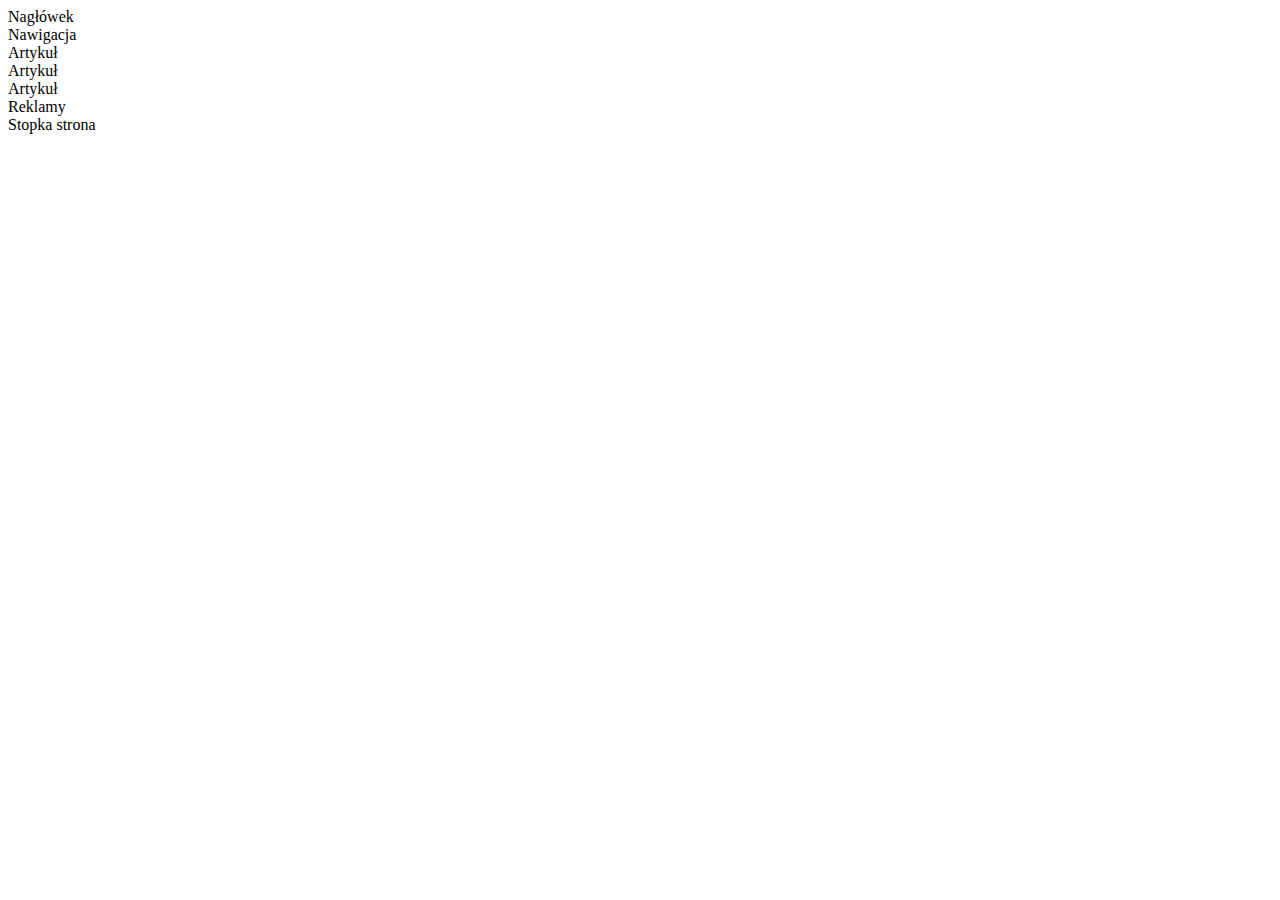
<file: HTML5/HTML5/html5.html>
<!DOCTYPE html>
<html lang="en">
<head>
    <meta charset="UTF-8">
    <meta name="viewport" content="width=device-width, initial-scale=1.0">
    <meta http-equiv="X-UA-Compatible" content="ie=edge">
    <title>Html 5</title>
</head>
<body>
    <header>Nagłówek
        <nav>Nawigacja</nav>
    </header>
    <section>
        <Article>Artykuł</Article>
        <Article>Artykuł</Article>
        <Article>Artykuł</Article>
        <aside>Reklamy</aside>
    </section>
    <footer>Stopka strona</footer>
</body>
</html>
</file>
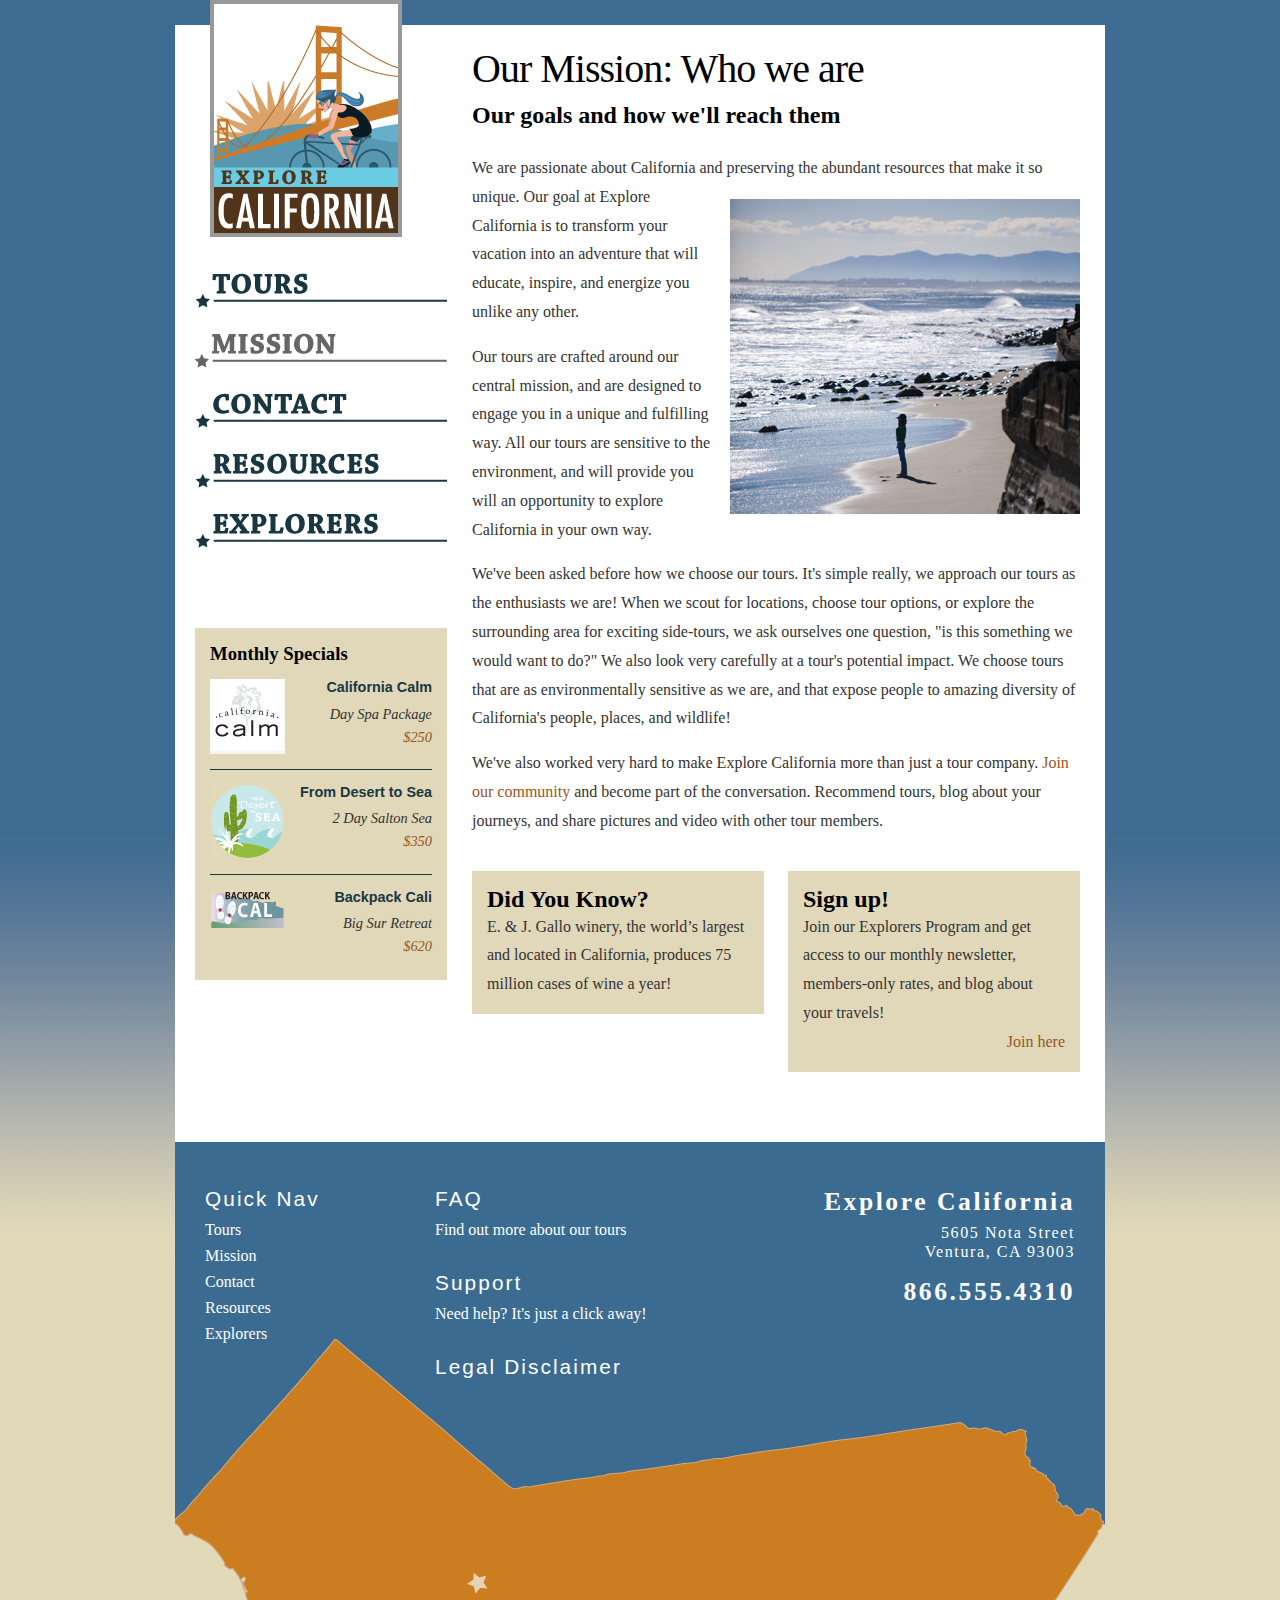
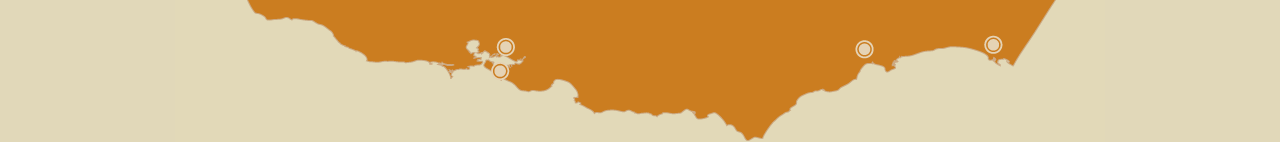
<file: HTML5/HTML5/01 Tags/sections.htm>
<!DOCTYPE HTML>
<html>
<head>
<meta charset="utf-8">
<title>A little about us...</title>
<link href="_css/main.css" rel="stylesheet" type="text/css" />
</head>
<body>
<div id="wrapper">
  <div id="logo">
    <p><a href="index.htm" title="Return to the home page">Welcome to Explore California!</a></p>
  </div>
  <nav id="mainNav">
    <ul id="baseNav">
      <li><a href="tours.htm" title="Explore our tours" class="tours">Tours</a></li>
      <li><a href="mission.htm" title="What we think" class="mission current">Mission</a></li>
      <li><a href="contact.htm" title="Contact and support" class="contact">Contact</a></li>
      <li><a href="resources.htm" title="Guidance and planning" class="resources">Resources</a></li>
      <li><a href="explorers.htm" title="Join our community" class="explorers">Explorers</a></li>
    </ul>
  </nav>
  <section id="mainContent">
    <header id="mainHeader">
      <hgroup>
      <h1>Our Mission: Who we are</h1>
      <h2>Our goals and how we'll reach them</h2>
    </hgroup>
    <article id="mainArticle">
      <p>We are passionate about California and preserving the abundant resources that make it so unique. <img src="_images/mission_look.jpg" alt="Looking out at the Pacific" width="350" height="315" class="articleImage" />Our goal at Explore California is to transform your vacation into an adventure that will educate, inspire, and energize you unlike any other.</p>
      <p>Our tours are crafted around our central mission, and are designed to engage you in a unique and fulfilling way. All our tours are sensitive to the environment, and will provide you will an opportunity to explore California in your own way.</p>
      <p>We've been asked before how we choose our tours. It's simple really, we approach our tours as the enthusiasts we are! When we scout for locations, choose tour options, or explore the surrounding area for exciting side-tours, we ask ourselves one question, &quot;is this something we would want to do?&quot; We also look very carefully at a tour's potential impact. We choose tours that are as environmentally sensitive as we are, and that expose people to amazing diversity of California's people, places, and wildlife!</p>
      <p>We've also worked very hard to make Explore California more than just a tour company. <a href="explorers/join.htm">Join our community</a> and become part of the conversation. Recommend tours, blog about your journeys, and share pictures and video with other tour members.</p>
    </article>
    <aside id="trivia" class="callOut">
      <h2>Did You Know?</h2>
      <p>E. &amp; J. Gallo winery, the world’s largest and located in California, produces 75 million cases of wine a year!</p>
    </aside>
    <div id="join" class="callOut callOutRight">
      <h2>Sign up!</h2>
      <p>Join our Explorers Program and get access to our monthly newsletter, members-only rates, and blog about your travels! <a href="explorers.htm" title="Join our community" class="accent">Join here</a></p>
    </div>
  </section>
  <aside id="sidebar">
    <div id="specials" class="callOut">
      <h3>Monthly Specials</h3>
      <h2 class="top"><img src="_images/calm_bug.gif" width="75" height="75" alt="California Calm" />California Calm</h2>
      <p>Day Spa Package <br />
        <a href="tours/tour_detail_cycle.htm">$250</a> </p>
      <h2><img src="_images/desert_bug.gif" width="75" height="75" alt="From desert to sea" />From Desert to Sea</h2>
      <p>2 Day Salton Sea <br />
        <a href="tours/tour_detail_cycle.htm">$350</a></p>
      <h2><img src="_images/backpack_bug.gif" width="75" height="41" alt="Backpack Cali" />Backpack Cali</h2>
      <p>Big Sur Retreat <br />
        <a href="tours/tour_detail_cycle.htm">$620</a></p>
    </div>
  </aside>
  <footer>
    <div id="footerMenu">
      <h3>Quick Nav</h3>
      <ul id="quickNav">
        <li><a href="tours.htm" title="Explore our tours">Tours</a></li>
        <li><a href="mission.htm" title="What we think">Mission</a></li>
        <li><a href="contact.htm" title="Contact and support">Contact</a></li>
        <li><a href="resources.htm" title="Guidance and planning">Resources</a></li>
        <li><a href="explorers.htm" title="Join our community">Explorers</a></li>
      </ul>
    </div>
    <div id="footerBody">
      <div id="footerMidCol">
        <h3><a href="resources/faq.htm">FAQ</a></h3>
        <p>Find out more about our tours</p>
        <h3><a href="contact.htm">Support</a></h3>
        <p>Need help? It's just a click away!</p>
        <h3><a href="explorers/join.htm">Legal Disclaimer</a></h3>
      </div>
      <div id="footerRightCol">
        <h1>Explore California</h1>
        <p>5605 Nota Street<br />
          Ventura, CA 93003</p>
        <p class="phone">866.555.4310</p>
      </div>
    </div>
  </footer>
</div>
</body>
</html>
</file>
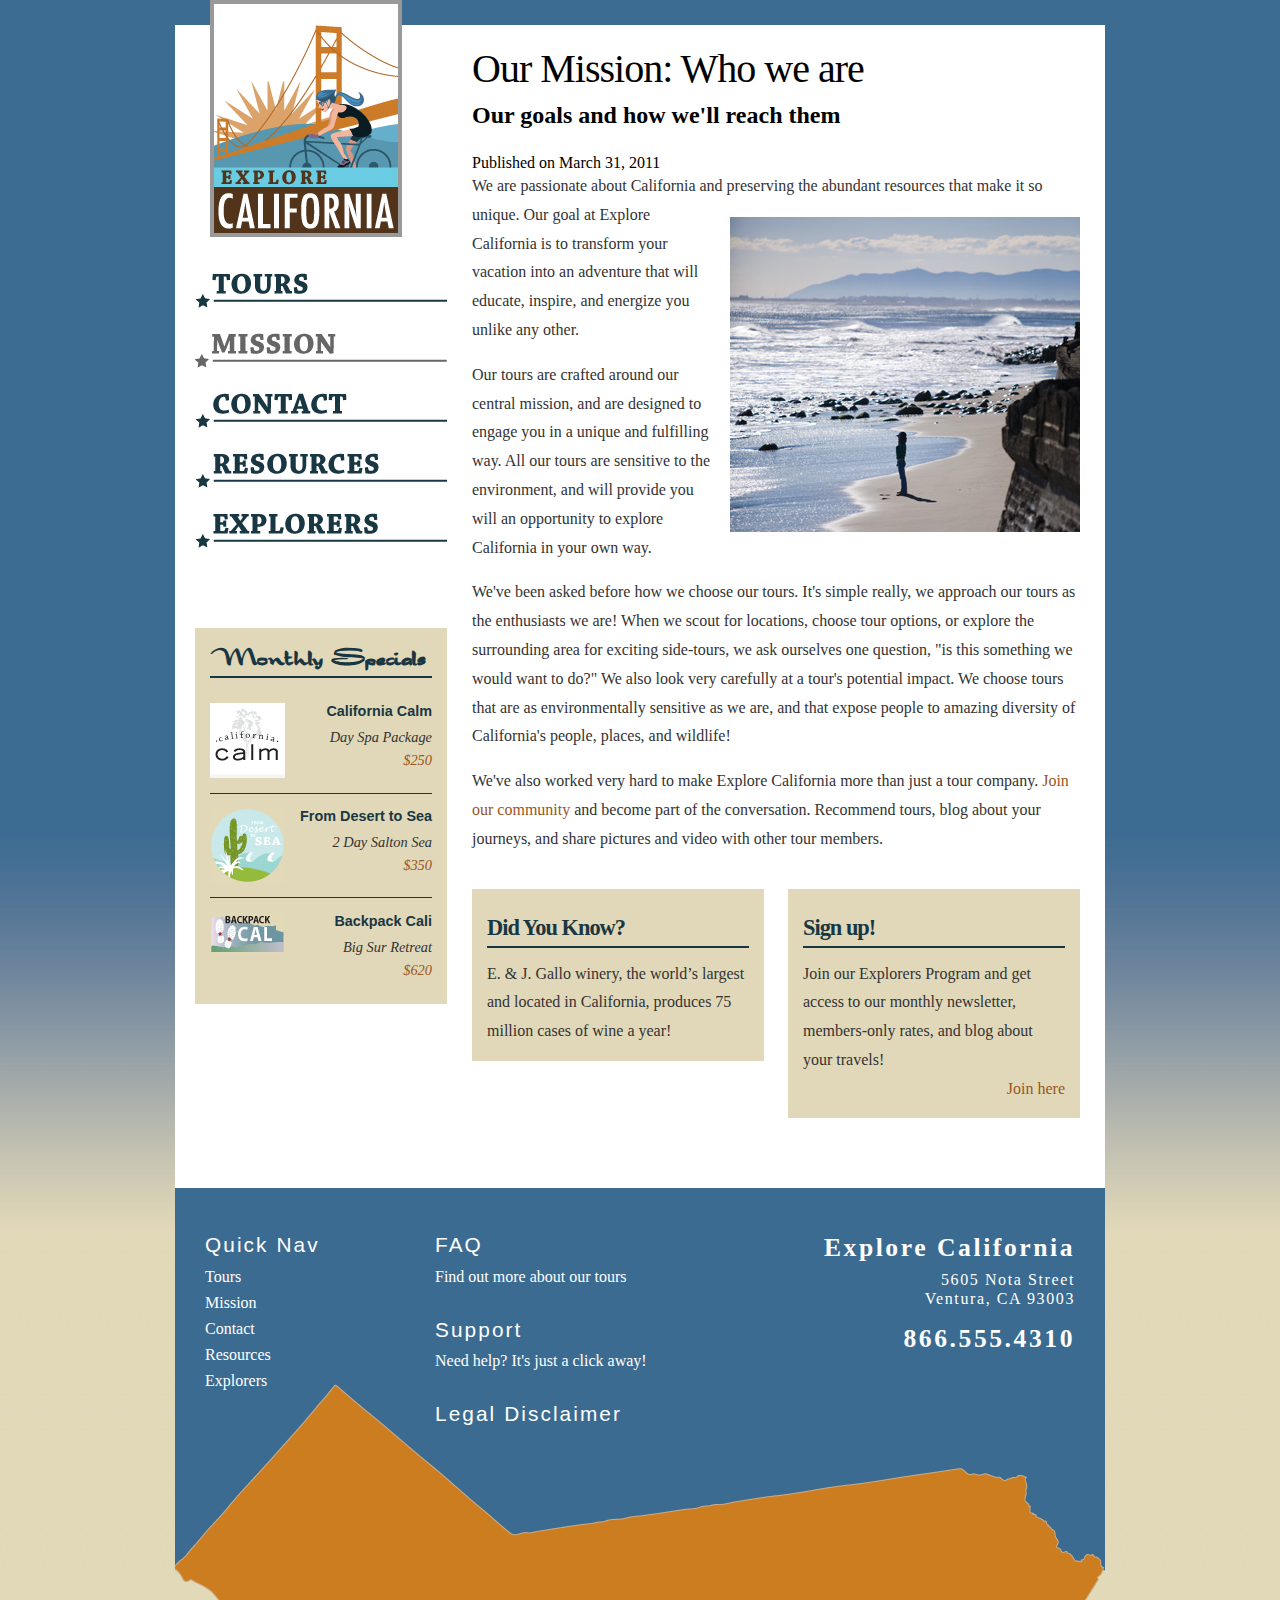
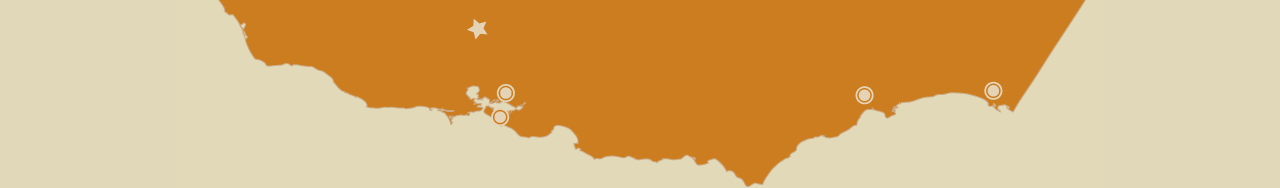
<file: HTML5/HTML5/05 Typography/fonts.htm>
<!DOCTYPE HTML>
<html>
<head>
<meta http-equiv="Content-Type" content="text/html; charset=UTF-8" />
<title>A little about us...</title>
<link href="_css/main.css" rel="stylesheet" type="text/css" />
</head>
<body>
<div id="wrapper">
  <div id="logo">
    <p><a href="index.htm" title="Return to the home page">Welcome to Explore California!</a></p>
  </div>
  <nav id="mainNav">
    <ul id="baseNav">
      <li><a href="tours.htm" title="Explore our tours" class="tours">Tours</a></li>
      <li><a href="mission.htm" title="What we think" class="mission current">Mission</a></li>
      <li><a href="contact.htm" title="Contact and support" class="contact">Contact</a></li>
      <li><a href="resources.htm" title="Guidance and planning" class="resources">Resources</a></li>
      <li><a href="explorers.htm" title="Join our community" class="explorers">Explorers</a></li>
    </ul>
  </nav>
  <section id="mainContent">
    <header id="mainHeader">
      <hgroup><h1>Our Mission: Who we are</h1>
      <h2>Our goals and how we'll reach them</h2></hgroup>
    </header>
    <article id="mainArticle">
      <time pubdate="pubdate" datetime="2011-03-31">Published on March 31, 2011</time>
      <p>We are passionate about California and preserving the abundant resources that make it so unique. <img src="_images/mission_look.jpg" alt="Looking out at the Pacific" width="350" height="315" class="articleImage" />Our goal at Explore California is to transform your vacation into an adventure that will educate, inspire, and energize you unlike any other.</p>
      <p>Our tours are crafted around our central mission, and are designed to engage you in a unique and fulfilling way. All our tours are sensitive to the environment, and will provide you will an opportunity to explore California in your own way.</p>
      <p>We've been asked before how we choose our tours. It's simple really, we approach our tours as the enthusiasts we are! When we scout for locations, choose tour options, or explore the surrounding area for exciting side-tours, we ask ourselves one question, &quot;is this something we would want to do?&quot; We also look very carefully at a tour's potential impact. We choose tours that are as environmentally sensitive as we are, and that expose people to amazing diversity of California's people, places, and wildlife!</p>
      <p>We've also worked very hard to make Explore California more than just a tour company. <a href="explorers/join.htm">Join our community</a> and become part of the conversation. Recommend tours, blog about your journeys, and share pictures and video with other tour members.</p>
    </article>
    <aside id="trivia" class="callOut">
      <h1>Did You Know?</h1>
      <p>E. &amp; J. Gallo winery, the world’s largest and located in California, produces 75 million cases of wine a year!</p>
    </aside>
    <aside id="join" class="callOut callOutRight">
      <h1>Sign up!</h1>
      <p>Join our Explorers Program and get access to our monthly newsletter, members-only rates, and blog about your travels! <a href="explorers.htm" title="Join our community" class="accent">Join here</a></p>
    </aside>
  </section>
  <aside id="sidebar">
    <div id="specials" class="callOut">
      <h1>Monthly Specials</h1>
      <h2 class="top"><img src="_images/calm_bug.gif" width="75" height="75" alt="California Calm" />California Calm</h2>
      <p>Day Spa Package <br />
        <a href="tours/tour_detail_cycle.htm">$250</a> </p>
      <h2><img src="_images/desert_bug.gif" width="75" height="75" alt="From desert to sea" />From Desert to Sea</h2>
      <p>2 Day Salton Sea <br />
        <a href="tours/tour_detail_cycle.htm">$350</a></p>
      <h2><img src="_images/backpack_bug.gif" width="75" height="41" alt="Backpack Cali" />Backpack Cali</h2>
      <p>Big Sur Retreat <br />
        <a href="tours/tour_detail_cycle.htm">$620</a></p>
    </div>
  </aside>
  <footer>
    <div id="footerMenu">
      <h3>Quick Nav</h3>
      <ul id="quickNav">
        <li><a href="tours.htm" title="Explore our tours">Tours</a></li>
        <li><a href="mission.htm" title="What we think">Mission</a></li>
        <li><a href="contact.htm" title="Contact and support">Contact</a></li>
        <li><a href="resources.htm" title="Guidance and planning">Resources</a></li>
        <li><a href="explorers.htm" title="Join our community">Explorers</a></li>
      </ul>
    </div>
    <div id="footerBody">
      <div id="footerMidCol">
        <h3><a href="resources/faq.htm">FAQ</a></h3>
        <p>Find out more about our tours</p>
        <h3><a href="contact.htm">Support</a></h3>
        <p>Need help? It's just a click away!</p>
        <h3><a href="explorers/join.htm">Legal Disclaimer</a></h3>
      </div>
      <div id="footerRightCol">
        <h1>Explore California</h1>
        <p>5605 Nota Street<br />
          Ventura, CA 93003</p>
        <p class="phone">866.555.4310</p>
      </div>
    </div>
  </footer>
</div>
</body>
</html>
</file>
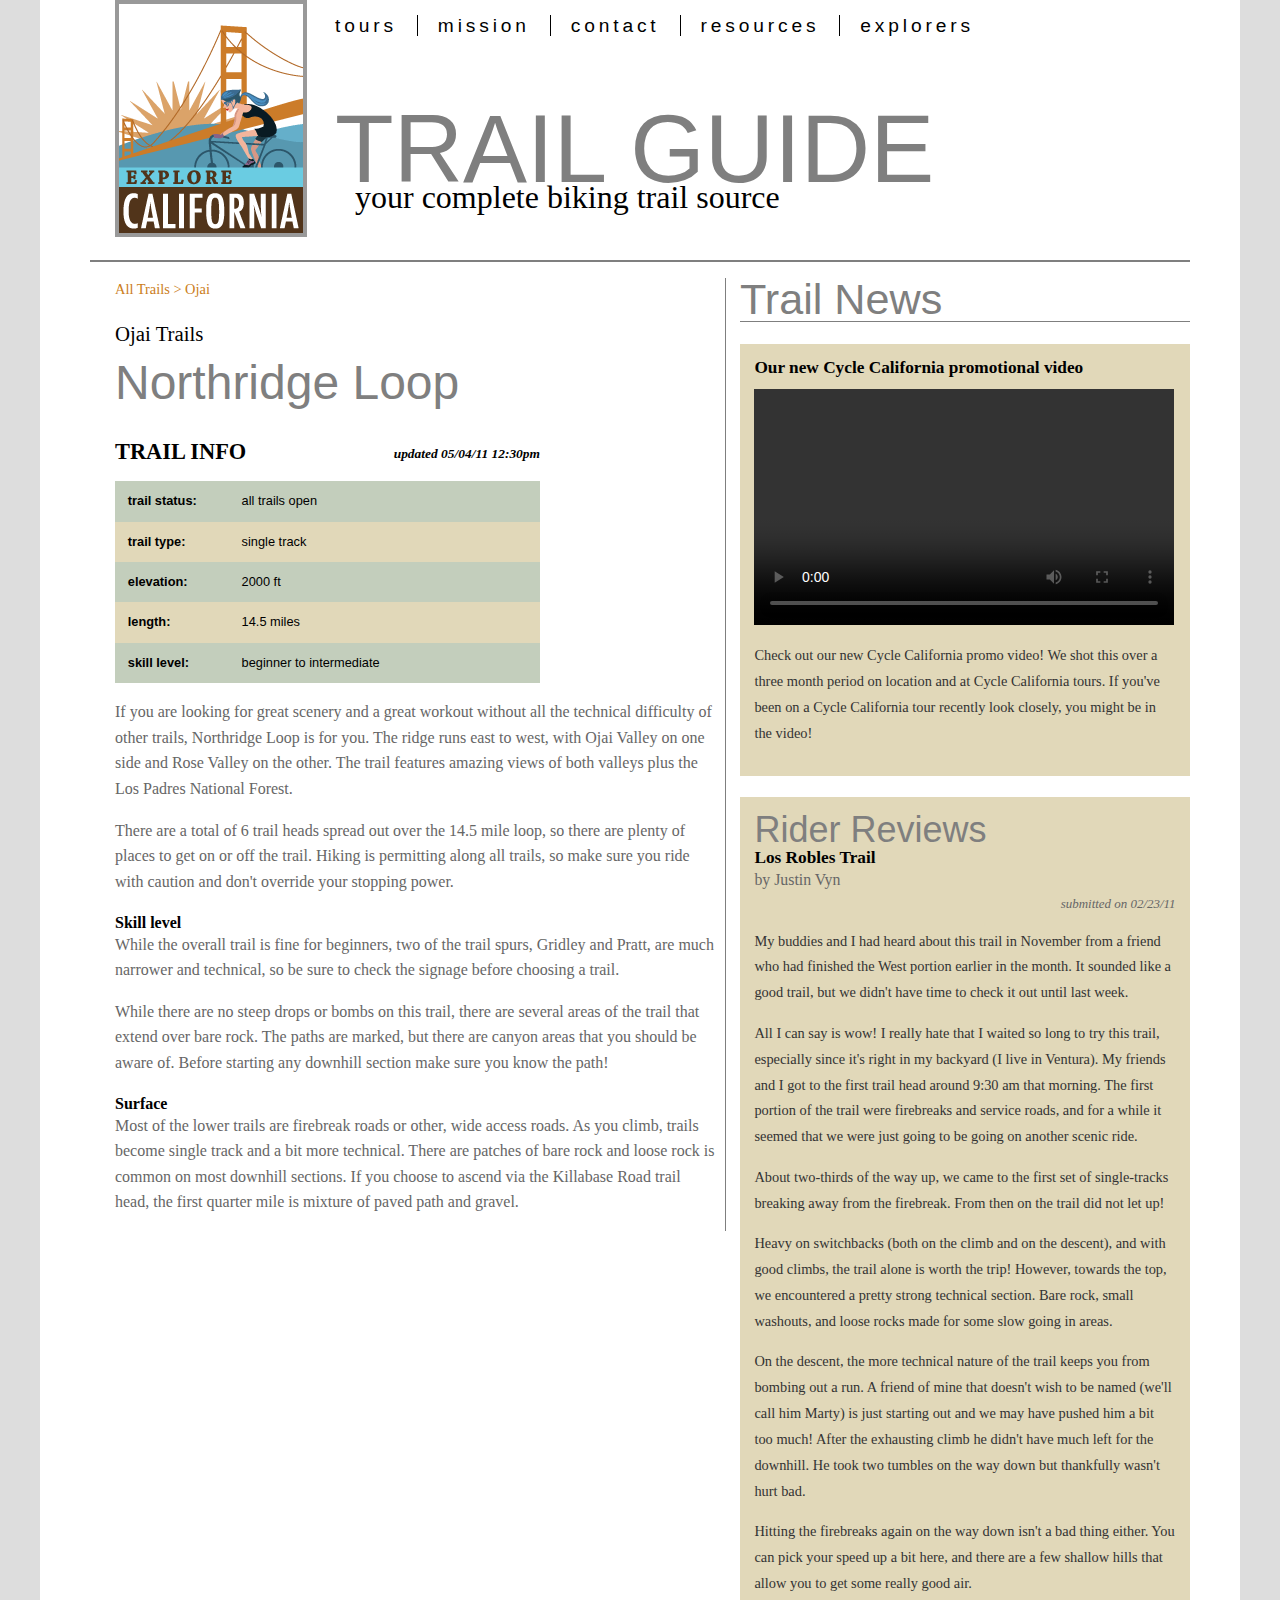
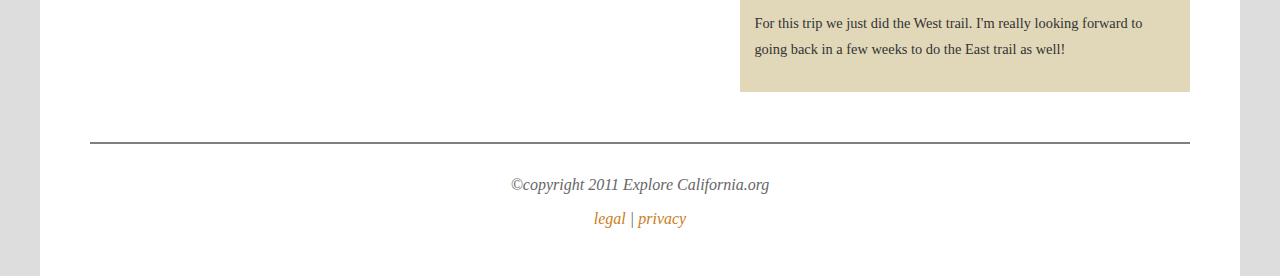
<file: HTML5/HTML5/02 Media/02_01 Video/trails.htm>
<!DOCTYPE HTML>
<html lang="en">
<head>
<meta charset="UTF-8">
<title>Explore California Trail Guide</title>
<!--update based on html5-->
<link href="_css/main.css" rel="stylesheet" type="text/css">
<!--[if lt IE 9]>
<script src="http://html5shiv.googlecode.com/svn/trunk/html5.js"></script>
<![endif]-->
</head>
<body>
<div id="wrapper">
<header id="mainHeader">
<hgroup>
  <h1><span>Explore California</span> Trail Guide</h1>
    <h2>your complete biking trail source</h2>
  </hgroup>
    <nav id="mainNav">
    <h1>Main page navigation</h1>
    <ul id="siteNav">
      <li><a href="#">tours</a></li>
      <li><a href="#">mission</a></li>
      <li><a href="#">contact</a></li>
      <li><a href="#">resources</a></li>
      <li><a href="#" class="last">explorers</a></li>
    </ul>
  </nav>
</header>
  <section id="trailInfo">
 <header>
  	<p><a href="#">All Trails</a> > <a href="#">Ojai</a></p>
      <h1>Ojai Trails</h1>
      </header>
      <article>
      <h1>Northridge Loop</h1>
    <table id="quickFacts" cellspacing="0">
    <caption>
    TRAIL INFO <span>updated 05/04/11 12:30pm</span>
    </caption>
      <tr>
        <th>trail status:</th>
        <td><span class="open">all trails open</span></td>
      </tr>
      <tr class="alt">
        <th>trail type:</th>
        <td>single track</td>
      </tr>
      <tr>
        <th>elevation:</th>
        <td>2000 ft</td>
      </tr>
      <tr class="alt">
        <th>length:</th>
        <td>14.5 miles</td>
      </tr>
      <tr>
        <th>skill level:</th>
        <td>beginner to intermediate</td>
      </tr>
    </table>
    <div class="text2Col">
<p>If you are looking for great scenery and a great workout without all the technical difficulty of other trails, Northridge Loop is for you. The ridge runs east to west, with Ojai Valley on one side and Rose Valley on the other. The trail features amazing views of both valleys plus the Los Padres National Forest. </p>
    <p>There are a total of 6 trail heads spread out over the 14.5 mile loop, so there are plenty of places to get on or off the trail. Hiking is permitting along all trails, so make sure you ride with caution and don't override your stopping power.</p>
    <h2>Skill level</h2>
    <p>While the overall trail is fine for beginners, two of the trail spurs, Gridley and Pratt, are much narrower and technical, so be sure to check the signage before choosing a trail. </p>
    <p>While there are no steep drops or bombs on this trail, there are several areas of the trail that extend over bare rock. The paths are marked, but there are canyon areas that you should be aware of. Before starting any downhill section make sure you know the path!</p>
    <h2>Surface</h2>
    <p>Most of the lower trails are firebreak roads or other, wide access roads. As you climb, trails become single track and a bit more technical. There are patches of bare rock and loose rock is common on most downhill sections. If you choose to ascend via the Killabase Road trail head, the first quarter mile is mixture of paved path and gravel.</p>
</div>
    </article>
  </section>
  <aside id="trailNews">
    <h1>Trail News</h1>
    <section class="news">
      <h2>Our new Cycle California promotional video</h2>
      
     <video width="420" height="236" controls></video>
     <source src="_video/explore_promo.mp4"type="video/mp4">
     <source src="_video/explore_promo.webm"type="video/webm">
     <source src="_video/explore_promo.ogv"type="video/ogg">
      
      <p>Check out our new Cycle California promo video! We shot this over a three month period on location and at Cycle California tours. If you've been on a Cycle California tour recently look closely, you might be in the video!</p>
    </section>
    <article class="news">
      <header>
      <hgroup>
        <h1>Rider Reviews</h1>
        <h2>Los Robles Trail</h2>
         <h3>by Justin Vyn</h3>
         </hgroup>
          <p class="pubdate">submitted on
            <time datetime="2010-02-10" pubdate>02/23/11</time>
          </p>     
      </header>
     <p>My buddies and I had heard about this trail in November from a friend who had finished the West portion earlier in the month. It sounded like a good trail, but we didn't have time to check it out until last week.</p>
     <p>All I can say is wow! I really hate that I waited so long to try this trail, especially since it's right in my backyard (I live in Ventura).
       My friends and I got to the first trail head around 9:30 am that morning. The first portion of the trail were firebreaks and service roads, and for a while it seemed that we were just going to be going on another scenic ride.</p>
     <p>About two-thirds of the way up, we came to the first set of single-tracks breaking away from the firebreak. From then on the trail did not let up!</p>
     <p>Heavy on switchbacks (both on the climb and on the descent), and with good climbs, the trail alone is worth the trip! However, towards the top, we encountered a pretty strong technical section. Bare rock, small washouts, and loose rocks made for some slow going in areas. </p>
     <p>On the descent, the more technical nature of the trail keeps you from bombing out a run. A friend of mine that doesn't wish to be named (we'll call him Marty) is just starting out and we may have pushed him a bit too much! After the exhausting climb he didn't have much left for the downhill. He took two tumbles on the way down but thankfully wasn't hurt bad.</p>
     <p>Hitting the firebreaks again on the way down isn't a bad thing either. You can pick your speed up a bit here, and there are a few shallow hills that allow you to get some really good air.</p>
     <p>For this trip we just did the West trail. I'm really looking forward to going back in a few weeks to do the East trail as well!</p>
     <div id="formPanel">
    <p class="review">Write your own review!</p>
      <form id="riderReview" method="post" action="#">
      <label for="trailName">Trail name:</label>
          <input type="text" name="name" id="name" tabindex="10"  placeholder="trail name" required>
          <label for="name">Name:</label>
          <input type="text" name="name" id="name" tabindex="20"  placeholder="first and last name" required>
          <label for="email">Email:</label>
          <input type="email" name="email" id="email" tabindex="30" placeholder="valid email address"  required>
          <label for="url">Website:</label>
          <input type="url" name="url" id="url" tabindex="40">
          <label for="tripDate">Date of trip:</label>
          <input type="date" name="tripDate" id="tripDate" tabindex="50">
          <label for="riders">Number of riders:</label>
          <input type="number" name="riders" id="riders" tabindex="60" min="1" value="1" >
          <label for="review">Review:<br>
          </label>
          <textarea name="review" id="review" tabindex="70" cols="45" rows="10"></textarea>
          <input type="submit" name="submit" id="submit" tabindex="80" value="Submit your review">
      </form>
    </div>
    </article>
  </aside>
  <footer id="pageFooter">
  <p>&copy;copyright 2011 Explore California.org</p>
  <p><a href="#">legal</a> | <a href="#">privacy</a> </p>
  </footer>
</div>
</body>
</html
</file>
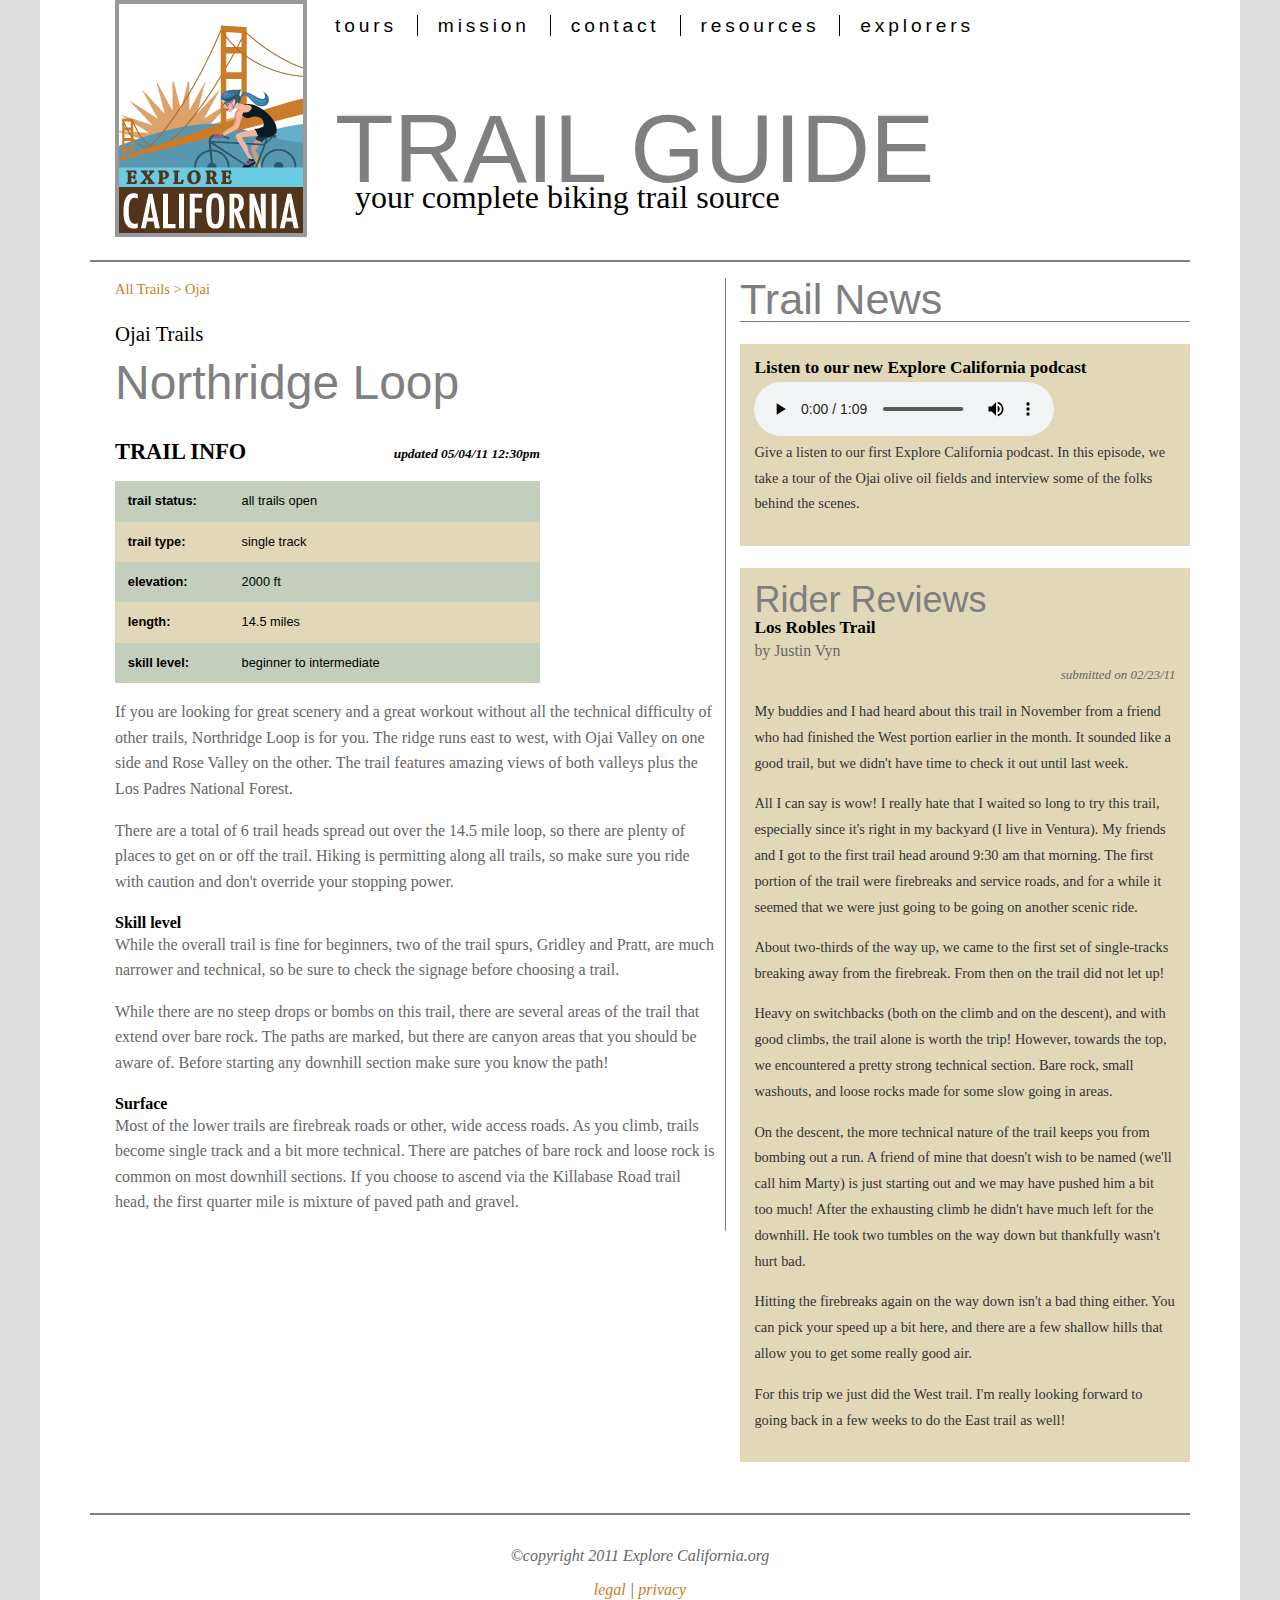
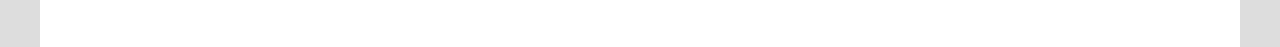
<file: HTML5/HTML5/02 Media/02_02 Audio/trails.htm>
<!DOCTYPE HTML>
<html lang="en">
<head>
<meta charset="UTF-8">
<title>Explore California Trail Guide</title>
<!--update based on html5-->
<link href="_css/main.css" rel="stylesheet" type="text/css">
<!--[if lt IE 9]>
<script src="http://html5shiv.googlecode.com/svn/trunk/html5.js"></script>
<![endif]-->
</head>
<body>
<div id="wrapper">
  <header id="mainHeader">
    <hgroup>
      <h1><span>Explore California</span> Trail Guide</h1>
      <h2>your complete biking trail source</h2>
    </hgroup>
    <nav id="mainNav">
      <h1>Main page navigation</h1>
      <ul id="siteNav">
        <li><a href="#">tours</a></li>
        <li><a href="#">mission</a></li>
        <li><a href="#">contact</a></li>
        <li><a href="#">resources</a></li>
        <li><a href="#" class="last">explorers</a></li>
      </ul>
    </nav>
  </header>
  <section id="trailInfo">
    <header>
      <p><a href="#">All Trails</a> > <a href="#">Ojai</a></p>
      <h1>Ojai Trails</h1>
    </header>
    <article>
      <h1>Northridge Loop</h1>
      <table id="quickFacts" cellspacing="0">
        <caption>
        TRAIL INFO <span>updated 05/04/11 12:30pm</span>
        </caption>
        <tr>
          <th>trail status:</th>
          <td><span class="open">all trails open</span></td>
        </tr>
        <tr class="alt">
          <th>trail type:</th>
          <td>single track</td>
        </tr>
        <tr>
          <th>elevation:</th>
          <td>2000 ft</td>
        </tr>
        <tr class="alt">
          <th>length:</th>
          <td>14.5 miles</td>
        </tr>
        <tr>
          <th>skill level:</th>
          <td>beginner to intermediate</td>
        </tr>
      </table>
      <div class="text2Col">
        <p>If you are looking for great scenery and a great workout without all the technical difficulty of other trails, Northridge Loop is for you. The ridge runs east to west, with Ojai Valley on one side and Rose Valley on the other. The trail features amazing views of both valleys plus the Los Padres National Forest. </p>
        <p>There are a total of 6 trail heads spread out over the 14.5 mile loop, so there are plenty of places to get on or off the trail. Hiking is permitting along all trails, so make sure you ride with caution and don't override your stopping power.</p>
        <h2>Skill level</h2>
        <p>While the overall trail is fine for beginners, two of the trail spurs, Gridley and Pratt, are much narrower and technical, so be sure to check the signage before choosing a trail. </p>
        <p>While there are no steep drops or bombs on this trail, there are several areas of the trail that extend over bare rock. The paths are marked, but there are canyon areas that you should be aware of. Before starting any downhill section make sure you know the path!</p>
        <h2>Surface</h2>
        <p>Most of the lower trails are firebreak roads or other, wide access roads. As you climb, trails become single track and a bit more technical. There are patches of bare rock and loose rock is common on most downhill sections. If you choose to ascend via the Killabase Road trail head, the first quarter mile is mixture of paved path and gravel.</p>
      </div>
    </article>
  </section>
  <aside id="trailNews">
    <h1>Trail News</h1>
    <section class="news">
            <h2>Listen to our new Explore California podcast</h2>
      
	  <audio controls>
      <source src="_assets/ex_ca_podcast.mp3" type="audio/mpeg">
        <source src="_assets/ex_ca_podcast.ogg" type="audio/ogg">
    </audio>
      
<p>Give a listen to our first Explore California podcast. In this episode, we take a tour of the Ojai olive oil fields and interview some of the folks behind the scenes.</p>
    </section>
    <article class="news">
      <header>
        <hgroup>
          <h1>Rider Reviews</h1>
          <h2>Los Robles Trail</h2>
          <h3>by Justin Vyn</h3>
        </hgroup>
        <p class="pubdate">submitted on
          <time datetime="2010-02-10" pubdate>02/23/11</time>
        </p>
      </header>
      <p>My buddies and I had heard about this trail in November from a friend who had finished the West portion earlier in the month. It sounded like a good trail, but we didn't have time to check it out until last week.</p>
      <p>All I can say is wow! I really hate that I waited so long to try this trail, especially since it's right in my backyard (I live in Ventura).
        My friends and I got to the first trail head around 9:30 am that morning. The first portion of the trail were firebreaks and service roads, and for a while it seemed that we were just going to be going on another scenic ride.</p>
      <p>About two-thirds of the way up, we came to the first set of single-tracks breaking away from the firebreak. From then on the trail did not let up!</p>
      <p>Heavy on switchbacks (both on the climb and on the descent), and with good climbs, the trail alone is worth the trip! However, towards the top, we encountered a pretty strong technical section. Bare rock, small washouts, and loose rocks made for some slow going in areas. </p>
      <p>On the descent, the more technical nature of the trail keeps you from bombing out a run. A friend of mine that doesn't wish to be named (we'll call him Marty) is just starting out and we may have pushed him a bit too much! After the exhausting climb he didn't have much left for the downhill. He took two tumbles on the way down but thankfully wasn't hurt bad.</p>
      <p>Hitting the firebreaks again on the way down isn't a bad thing either. You can pick your speed up a bit here, and there are a few shallow hills that allow you to get some really good air.</p>
      <p>For this trip we just did the West trail. I'm really looking forward to going back in a few weeks to do the East trail as well!</p>
      <div id="formPanel">
        <p class="review">Write your own review!</p>
        <form id="riderReview" method="post" action="#">
          <label for="trailName">Trail name:</label>
          <input type="text" name="name" id="name" tabindex="10"  placeholder="trail name" required>
          <label for="name">Name:</label>
          <input type="text" name="name" id="name" tabindex="20"  placeholder="first and last name" required>
          <label for="email">Email:</label>
          <input type="email" name="email" id="email" tabindex="30" placeholder="valid email address"  required>
          <label for="url">Website:</label>
          <input type="url" name="url" id="url" tabindex="40">
          <label for="tripDate">Date of trip:</label>
          <input type="date" name="tripDate" id="tripDate" tabindex="50">
          <label for="riders">Number of riders:</label>
          <input type="number" name="riders" id="riders" tabindex="60" min="1" value="1" >
          <label for="review">Review:<br>
          </label>
          <textarea name="review" id="review" tabindex="70" cols="45" rows="10"></textarea>
          <input type="submit" name="submit" id="submit" tabindex="80" value="Submit your review">
        </form>
      </div>
    </article>
  </aside>
  <footer id="pageFooter">
    <p>&copy;copyright 2011 Explore California.org</p>
    <p><a href="#">legal</a> | <a href="#">privacy</a> </p>
  </footer>
</div>
</body>
</html
</file>
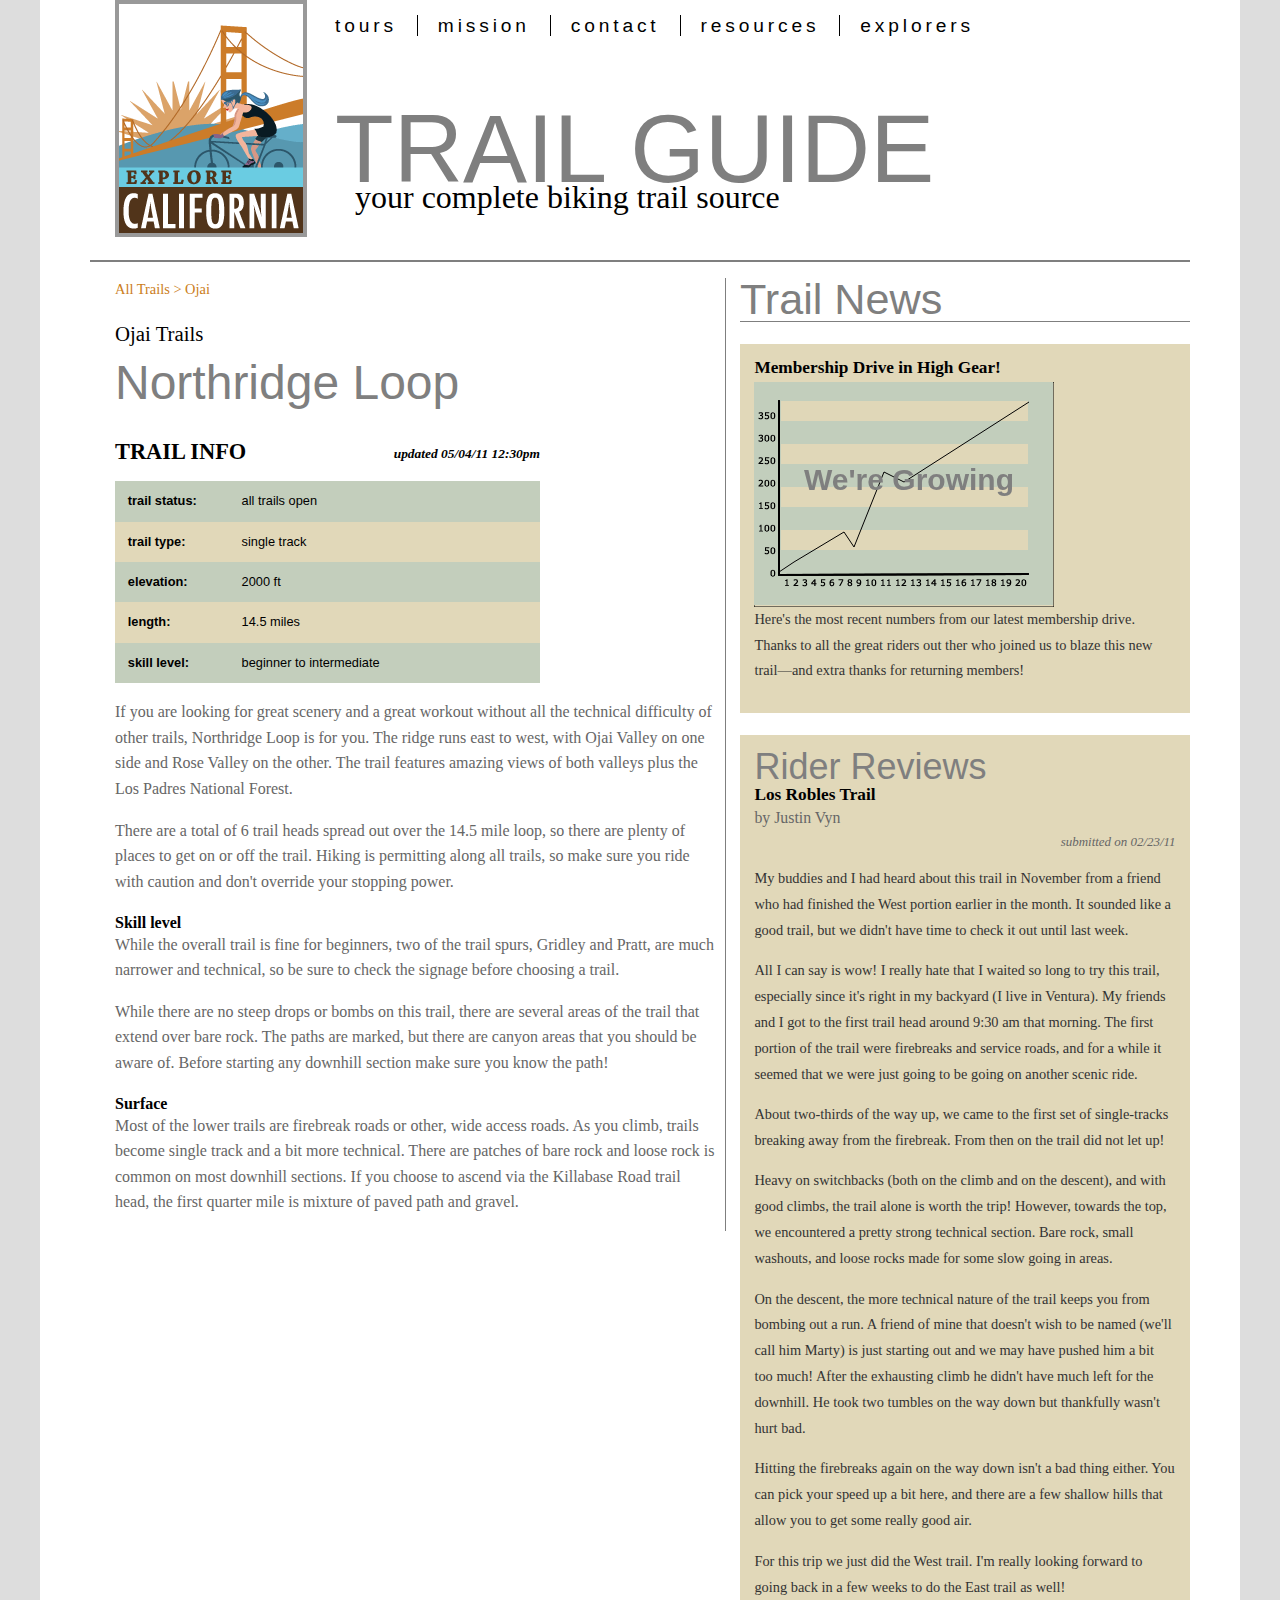
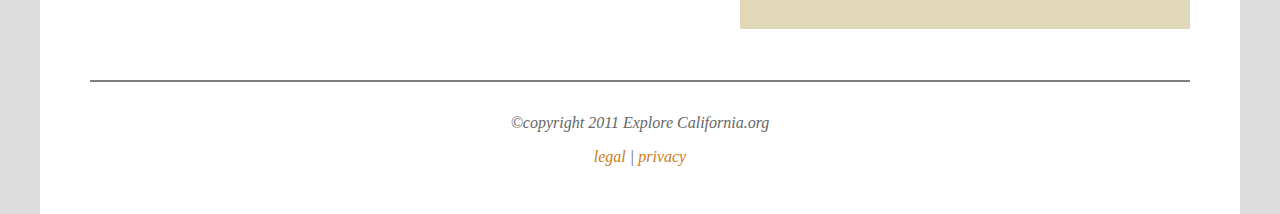
<file: HTML5/HTML5/02 Media/02_03 Canvas/canvas.htm>
<!DOCTYPE HTML>
<html lang="en">
<head>
<meta charset="UTF-8">
<title>Explore California Trail Guide</title>
<!--update based on html5-->
<link href="_css/main.css" rel="stylesheet" type="text/css">
<!--[if lt IE 9]>
<script src="http://html5shiv.googlecode.com/svn/trunk/html5.js"></script>
<![endif]-->
<script>
function doCanvas()
{
  var my_canvas = document.getElementById("theCanvas");
  var myCanvas_context = my_canvas.getContext("2d");
  myCanvas_context.strokeRect(0,0,300,225);
  var chart_bg = new Image();
	chart_bg.src = "_images/chart_bg.gif";
	chart_bg.onload = function() {
  myCanvas_context.drawImage(chart_bg,0,0);
  myCanvas_context.moveTo(25,190);
	myCanvas_context.lineTo(40,180);
	myCanvas_context.lineTo(90,150);
	myCanvas_context.lineTo(100,165);
	myCanvas_context.lineTo(130,90);
	myCanvas_context.lineTo(150,100);
	myCanvas_context.lineTo(275,20);
    myCanvas_context.strokeStyle = "#000";
  myCanvas_context.stroke();
  
  myCanvas_context.textAlign = "center";
  myCanvas_context.textBaseline = "middle";
  myCanvas_context.fillStyle = "#7F7F7F";
  myCanvas_context.font = "bold 30px sans-serif";
  myCanvas_context.fillText("We're Growing", 155, 100);
	};
}
</script>
</head>
<body onLoad="doCanvas();">
<div id="wrapper">
  <header id="mainHeader">
    <hgroup>
      <h1><span>Explore California</span> Trail Guide</h1>
      <h2>your complete biking trail source</h2>
    </hgroup>
    <nav id="mainNav">
      <h1>Main page navigation</h1>
      <ul id="siteNav">
        <li><a href="#">tours</a></li>
        <li><a href="#">mission</a></li>
        <li><a href="#">contact</a></li>
        <li><a href="#">resources</a></li>
        <li><a href="#" class="last">explorers</a></li>
      </ul>
    </nav>
  </header>
  <section id="trailInfo">
    <header>
      <p><a href="#">All Trails</a> > <a href="#">Ojai</a></p>
      <h1>Ojai Trails</h1>
    </header>
    <article>
      <h1>Northridge Loop</h1>
      <table id="quickFacts" cellspacing="0">
        <caption>
        TRAIL INFO <span>updated 05/04/11 12:30pm</span>
        </caption>
        <tr>
          <th>trail status:</th>
          <td><span class="open">all trails open</span></td>
        </tr>
        <tr class="alt">
          <th>trail type:</th>
          <td>single track</td>
        </tr>
        <tr>
          <th>elevation:</th>
          <td>2000 ft</td>
        </tr>
        <tr class="alt">
          <th>length:</th>
          <td>14.5 miles</td>
        </tr>
        <tr>
          <th>skill level:</th>
          <td>beginner to intermediate</td>
        </tr>
      </table>
      <div class="text2Col">
        <p>If you are looking for great scenery and a great workout without all the technical difficulty of other trails, Northridge Loop is for you. The ridge runs east to west, with Ojai Valley on one side and Rose Valley on the other. The trail features amazing views of both valleys plus the Los Padres National Forest. </p>
        <p>There are a total of 6 trail heads spread out over the 14.5 mile loop, so there are plenty of places to get on or off the trail. Hiking is permitting along all trails, so make sure you ride with caution and don't override your stopping power.</p>
        <h2>Skill level</h2>
        <p>While the overall trail is fine for beginners, two of the trail spurs, Gridley and Pratt, are much narrower and technical, so be sure to check the signage before choosing a trail. </p>
        <p>While there are no steep drops or bombs on this trail, there are several areas of the trail that extend over bare rock. The paths are marked, but there are canyon areas that you should be aware of. Before starting any downhill section make sure you know the path!</p>
        <h2>Surface</h2>
        <p>Most of the lower trails are firebreak roads or other, wide access roads. As you climb, trails become single track and a bit more technical. There are patches of bare rock and loose rock is common on most downhill sections. If you choose to ascend via the Killabase Road trail head, the first quarter mile is mixture of paved path and gravel.</p>
      </div>
    </article>
  </section>
  <aside id="trailNews">
    <h1>Trail News</h1>
    <section class="news">
            <h2>Membership Drive in High Gear!</h2>
      
	  <canvas id="theCanvas" width="300" height="225"></canvas>
      
<p>Here's the most recent numbers from our latest membership drive. Thanks to all the great riders out ther who joined us to blaze this new trail&mdash;and extra thanks for returning members!</p>
    </section>
    <article class="news">
      <header>
        <hgroup>
          <h1>Rider Reviews</h1>
          <h2>Los Robles Trail</h2>
          <h3>by Justin Vyn</h3>
        </hgroup>
        <p class="pubdate">submitted on
          <time datetime="2010-02-10" pubdate>02/23/11</time>
        </p>
      </header>
      <p>My buddies and I had heard about this trail in November from a friend who had finished the West portion earlier in the month. It sounded like a good trail, but we didn't have time to check it out until last week.</p>
      <p>All I can say is wow! I really hate that I waited so long to try this trail, especially since it's right in my backyard (I live in Ventura).
        My friends and I got to the first trail head around 9:30 am that morning. The first portion of the trail were firebreaks and service roads, and for a while it seemed that we were just going to be going on another scenic ride.</p>
      <p>About two-thirds of the way up, we came to the first set of single-tracks breaking away from the firebreak. From then on the trail did not let up!</p>
      <p>Heavy on switchbacks (both on the climb and on the descent), and with good climbs, the trail alone is worth the trip! However, towards the top, we encountered a pretty strong technical section. Bare rock, small washouts, and loose rocks made for some slow going in areas. </p>
      <p>On the descent, the more technical nature of the trail keeps you from bombing out a run. A friend of mine that doesn't wish to be named (we'll call him Marty) is just starting out and we may have pushed him a bit too much! After the exhausting climb he didn't have much left for the downhill. He took two tumbles on the way down but thankfully wasn't hurt bad.</p>
      <p>Hitting the firebreaks again on the way down isn't a bad thing either. You can pick your speed up a bit here, and there are a few shallow hills that allow you to get some really good air.</p>
      <p>For this trip we just did the West trail. I'm really looking forward to going back in a few weeks to do the East trail as well!</p>
      <div id="formPanel">
        <p class="review">Write your own review!</p>
        <form id="riderReview" method="post" action="#">
          <label for="trailName">Trail name:</label>
          <input type="text" name="name" id="name" tabindex="10"  placeholder="trail name" required>
          <label for="name">Name:</label>
          <input type="text" name="name" id="name" tabindex="20"  placeholder="first and last name" required>
          <label for="email">Email:</label>
          <input type="email" name="email" id="email" tabindex="30" placeholder="valid email address"  required>
          <label for="url">Website:</label>
          <input type="url" name="url" id="url" tabindex="40">
          <label for="tripDate">Date of trip:</label>
          <input type="date" name="tripDate" id="tripDate" tabindex="50">
          <label for="riders">Number of riders:</label>
          <input type="number" name="riders" id="riders" tabindex="60" min="1" value="1" >
          <label for="review">Review:<br>
          </label>
          <textarea name="review" id="review" tabindex="70" cols="45" rows="10"></textarea>
          <input type="submit" name="submit" id="submit" tabindex="80" value="Submit your review">
        </form>
      </div>
    </article>
  </aside>
  <footer id="pageFooter">
    <p>&copy;copyright 2011 Explore California.org</p>
    <p><a href="#">legal</a> | <a href="#">privacy</a> </p>
  </footer>
</div>
</body>
</html
</file>
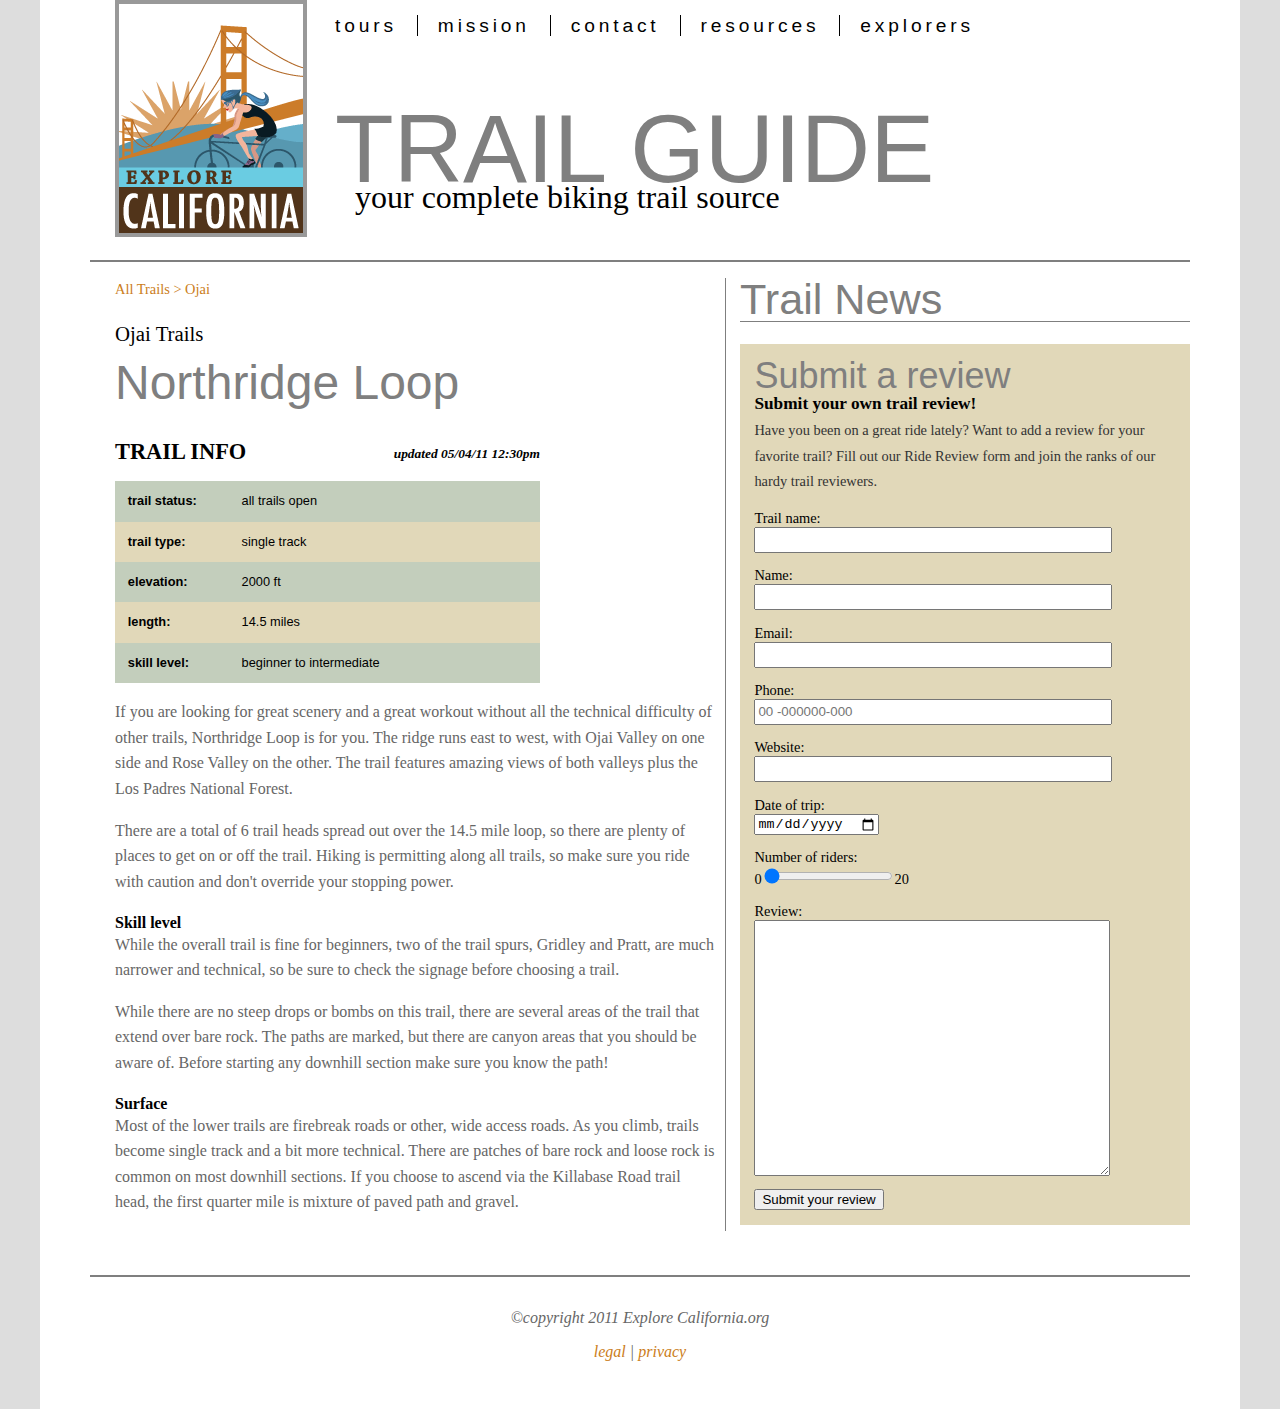
<file: HTML5/HTML5/04 Forms/04_01 New Inputs/forms.htm>
<!DOCTYPE HTML>
<html lang="en">
<head>
<meta charset="UTF-8">
<title>Explore California Trail Guide</title>
<!--update based on html5-->
<link href="_css/main.css" rel="stylesheet" type="text/css">
<!--[if lt IE 9]>
<script src="http://html5shiv.googlecode.com/svn/trunk/html5.js"></script>
<![endif]-->
</head>
<body>
<div id="wrapper">
  <header id="mainHeader">
    <hgroup>
      <h1><span>Explore California</span> Trail Guide</h1>
      <h2>your complete biking trail source</h2>
    </hgroup>
    <nav id="mainNav">
      <h1>Main page navigation</h1>
      <ul id="siteNav">
        <li><a href="#">tours</a></li>
        <li><a href="#">mission</a></li>
        <li><a href="#">contact</a></li>
        <li><a href="#">resources</a></li>
        <li><a href="#" class="last">explorers</a></li>
      </ul>
    </nav>
  </header>
  <section id="trailInfo">
    <header>
      <p><a href="#">All Trails</a> > <a href="#">Ojai</a></p>
      <h1>Ojai Trails</h1>
    </header>
    <article>
      <h1>Northridge Loop</h1>
      <table id="quickFacts" cellspacing="0">
        <caption>
        TRAIL INFO <span>updated 05/04/11 12:30pm</span>
        </caption>
        <tr>
          <th>trail status:</th>
          <td><span class="open">all trails open</span></td>
        </tr>
        <tr class="alt">
          <th>trail type:</th>
          <td>single track</td>
        </tr>
        <tr>
          <th>elevation:</th>
          <td>2000 ft</td>
        </tr>
        <tr class="alt">
          <th>length:</th>
          <td>14.5 miles</td>
        </tr>
        <tr>
          <th>skill level:</th>
          <td>beginner to intermediate</td>
        </tr>
      </table>
      <div class="text2Col">
        <p>If you are looking for great scenery and a great workout without all the technical difficulty of other trails, Northridge Loop is for you. The ridge runs east to west, with Ojai Valley on one side and Rose Valley on the other. The trail features amazing views of both valleys plus the Los Padres National Forest. </p>
        <p>There are a total of 6 trail heads spread out over the 14.5 mile loop, so there are plenty of places to get on or off the trail. Hiking is permitting along all trails, so make sure you ride with caution and don't override your stopping power.</p>
        <h2>Skill level</h2>
        <p>While the overall trail is fine for beginners, two of the trail spurs, Gridley and Pratt, are much narrower and technical, so be sure to check the signage before choosing a trail. </p>
        <p>While there are no steep drops or bombs on this trail, there are several areas of the trail that extend over bare rock. The paths are marked, but there are canyon areas that you should be aware of. Before starting any downhill section make sure you know the path!</p>
        <h2>Surface</h2>
        <p>Most of the lower trails are firebreak roads or other, wide access roads. As you climb, trails become single track and a bit more technical. There are patches of bare rock and loose rock is common on most downhill sections. If you choose to ascend via the Killabase Road trail head, the first quarter mile is mixture of paved path and gravel.</p>
      </div>
    </article>
  </section>
  <aside id="trailNews">
    <h1>Trail News</h1>
    <section class="news">
      <header>
        <hgroup>
          <h1>Submit a review</h1>
          <h2>Submit your own trail review!</h2>
        </hgroup>
        <p>Have you been on a great ride lately? Want to add a review for your favorite trail? Fill out our Ride Review form and join the ranks of our hardy trail reviewers.</p>
      </header>
      <form id="riderReview" method="post" action="#">
        <label for="trailName">Trail name:</label>
        <input type="text" name="name" id="name" tabindex="10">
        <label for="name">Name:</label>
        <input type="text" name="name2" id="name2" tabindex="20">
        <label for="email">Email:</label>
        <input type="text" name="email" id="email" tabindex="30">
        <label for="phone">Phone:</label>
        <input type="tel" name="phone" id="phone" tabindex="30" placeholder="00 -000000-000">
        <label for="url">Website:</label>
        <input type="url" name="url" id="url" tabindex="40">
        <label for="tripDate">Date of trip:</label>
        <input type="date" name="tripDate" id="tripDate" tabindex="50">
        <label for="riders">Number of riders:</label>
        0<input type="range" min="1" max="20" value="1"step="2" name="riders" id="riders" tabindex="60">20
        <label for="review">Review:<br>
        </label>
        <textarea name="review" id="review" tabindex="70" cols="45" rows="10"></textarea>
        <input type="submit" name="submit" id="submit" tabindex="80" value="Submit your review">
      </form>
    </section>
  </aside>
  <footer id="pageFooter">
    <p>&copy;copyright 2011 Explore California.org</p>
    <p><a href="#">legal</a> | <a href="#">privacy</a> </p>
  </footer>
</div>
</body>
</html
</file>
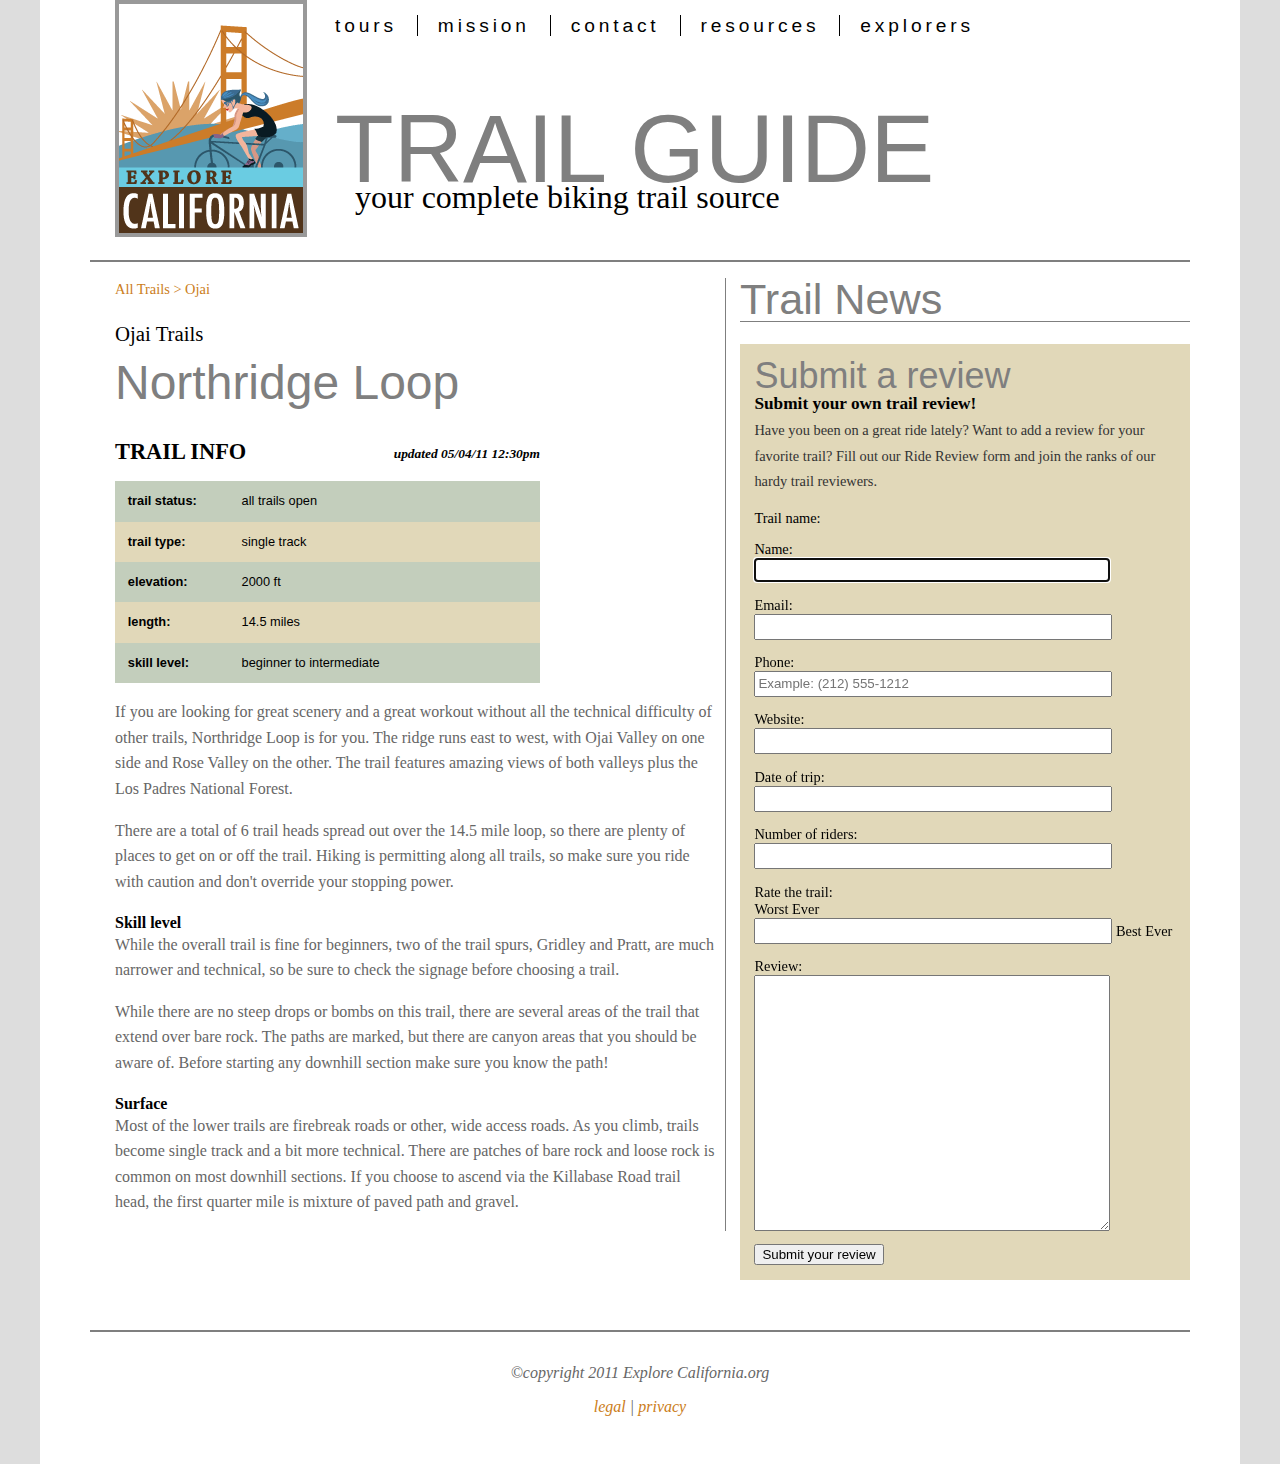
<file: HTML5/HTML5/04 Forms/04_02 Ranges/forms.htm>
<!DOCTYPE HTML>
<html lang="en">
<head>
<meta charset="UTF-8">
<title>Explore California Trail Guide</title>
<!--update based on html5-->
<link href="_css/main.css" rel="stylesheet" type="text/css">
<!--[if lt IE 9]>
<script src="http://html5shiv.googlecode.com/svn/trunk/html5.js"></script>
<![endif]-->
</head>
<body>
<div id="wrapper">
  <header id="mainHeader">
    <hgroup>
      <h1><span>Explore California</span> Trail Guide</h1>
      <h2>your complete biking trail source</h2>
    </hgroup>
    <nav id="mainNav">
      <h1>Main page navigation</h1>
      <ul id="siteNav">
        <li><a href="#">tours</a></li>
        <li><a href="#">mission</a></li>
        <li><a href="#">contact</a></li>
        <li><a href="#">resources</a></li>
        <li><a href="#" class="last">explorers</a></li>
      </ul>
    </nav>
  </header>
  <section id="trailInfo">
    <header>
      <p><a href="#">All Trails</a> > <a href="#">Ojai</a></p>
      <h1>Ojai Trails</h1>
    </header>
    <article>
      <h1>Northridge Loop</h1>
      <table id="quickFacts" cellspacing="0">
        <caption>
        TRAIL INFO <span>updated 05/04/11 12:30pm</span>
        </caption>
        <tr>
          <th>trail status:</th>
          <td><span class="open">all trails open</span></td>
        </tr>
        <tr class="alt">
          <th>trail type:</th>
          <td>single track</td>
        </tr>
        <tr>
          <th>elevation:</th>
          <td>2000 ft</td>
        </tr>
        <tr class="alt">
          <th>length:</th>
          <td>14.5 miles</td>
        </tr>
        <tr>
          <th>skill level:</th>
          <td>beginner to intermediate</td>
        </tr>
      </table>
      <div class="text2Col">
        <p>If you are looking for great scenery and a great workout without all the technical difficulty of other trails, Northridge Loop is for you. The ridge runs east to west, with Ojai Valley on one side and Rose Valley on the other. The trail features amazing views of both valleys plus the Los Padres National Forest. </p>
        <p>There are a total of 6 trail heads spread out over the 14.5 mile loop, so there are plenty of places to get on or off the trail. Hiking is permitting along all trails, so make sure you ride with caution and don't override your stopping power.</p>
        <h2>Skill level</h2>
        <p>While the overall trail is fine for beginners, two of the trail spurs, Gridley and Pratt, are much narrower and technical, so be sure to check the signage before choosing a trail. </p>
        <p>While there are no steep drops or bombs on this trail, there are several areas of the trail that extend over bare rock. The paths are marked, but there are canyon areas that you should be aware of. Before starting any downhill section make sure you know the path!</p>
        <h2>Surface</h2>
        <p>Most of the lower trails are firebreak roads or other, wide access roads. As you climb, trails become single track and a bit more technical. There are patches of bare rock and loose rock is common on most downhill sections. If you choose to ascend via the Killabase Road trail head, the first quarter mile is mixture of paved path and gravel.</p>
      </div>
    </article>
  </section>
  <aside id="trailNews">
    <h1>Trail News</h1>
    <section class="news">
      <header>
        <hgroup>
          <h1>Submit a review</h1>
          <h2>Submit your own trail review!</h2>
        </hgroup>
        <p>Have you been on a great ride lately? Want to add a review for your favorite trail? Fill out our Ride Review form and join the ranks of our hardy trail reviewers.</p>
      </header>
      <form id="riderReview" method="post" action="#">
        <label for="trailName">Trail name:</label>
        <label for="name">Name:</label>
        <input type="text" name="name" id="name" tabindex="20" autofocus>
        <label for="email">Email:</label>
        <input type="email" name="email" id="email" tabindex="30">
        <label for="phone">Phone:</label>
        <input type="tel" name="phone" id="phone" tabindex="35" placeholder="Example: (212) 555-1212">
        <label for="url">Website:</label>
        <input type="url" name="url" id="url" tabindex="40">
        <label for="tripDate">Date of trip:</label>
        <input type="text" name="tripDate" id="tripDate" tabindex="50">
        <label for="riders">Number of riders:</label>
        <input type="text" name="riders" id="riders" tabindex="60">
        <label for="rating">Rate the trail:</label>
        Worst Ever <input type="text" name="rating" id="rating" tabindex="65"> Best Ever
        <label for="review">Review:<br>
        </label>
        <textarea name="review" id="review" tabindex="70" cols="45" rows="10"></textarea>
        <input type="submit" name="submit" id="submit" tabindex="80" value="Submit your review">
      </form>
    </section>
  </aside>
  <footer id="pageFooter">
    <p>&copy;copyright 2011 Explore California.org</p>
    <p><a href="#">legal</a> | <a href="#">privacy</a> </p>
  </footer>
</div>
</body>
</html
</file>
<file: HTML5/HTML5/01 Tags/_css/main.css>
@charset "UTF-8";

html, body {
	margin: 0px;
	padding: 0px;
}

body {
	text-align:center;
	font: 100% Georgia, "Times New Roman", Times, serif;
	background: #e1d8b9 url(../_images/page_background.jpg) repeat-x;
	margin-top: 25px;
}
header, section, footer, aside, nav, article, figure {
	display:block;	
}
/* ^2 --------------- limited-scale reset ---------------- */
h1, h2, h3, h4, h5, h6, p, address, blockquote, div, ul, li {
	margin: 0;
	padding: 0;
}
p {
	color:#333;
}
a {
	color: #995522;
	text-decoration: none;
}
a:hover {
	color: #cb7d20;
	border-bottom: 1px dashed #cb7d20;
}
a.accent {
	display: block;
	text-align: right;
}
a.accent:hover {
 	border: none;
	color: #cb202a;
}
/* ^3 ------ global classes -------- */
.floatRight {
	float: right;
}
.floatLeft {
	float: left;
}
.clearRight {
	clear: right;
}
.clearLeft {
	clear: left;
}
.clearBoth {
	clear: both;
}
.callOut {
	background: #e1d8b9;
	padding: 15px;
	margin-bottom: 25px;
}
.callOut h1 {
	font-size: 1.4em;
	color: #193742;
	border-bottom: 2px solid #193742;
	margin-bottom: .5em;
	padding-bottom: .25em;
}
#wrapper {
 	position: relative;
	padding: 0;
	width: 930px;
	margin: 0 auto;
	background: #fff;
	text-align: left;
}

/* ^4 ------------- home page specfic layout styles ----------- */
body#home #wrapper {
	background: #193742 url(../_images/main_back.jpg) no-repeat;
}

body#home #mainContent {
	padding-top: 234px;
}
/* ^5 --------------------- top-level region layout styles ------------------- */
/* top-level regions are header, mainNav, mainContent, sidebar, & footer */

/* header */
#logo {
	width: 192px;
	height: 237px;
	position: absolute;
	top: -25px;
	left: 35px;
}
/* mainNav */
#mainNav {
	float: left;
	width: 272px;
	margin-top: 233px;
}
/* mainContent */
#mainContent {
	padding-right: 25px;
	float: right;
	width: 608px;
	margin-bottom: 45px;
}
#sidebar {
	float: left;
	clear:left;
	width: 272px;
}
/* footer */
footer{
	width: 870px;
	height: 525px;
	clear: both;
	background: url(../_images/footer_back.gif) no-repeat;
	padding: 45px 30px 30px;
	margin-top: 45px;
}

/*  header  ^6a*/
#logo {
	background: url(../_images/logo.gif) no-repeat;
}
#logo a:hover {
	border: none;
}
#logo a{
	width: 192px;
	height: 237px;
	display: block;
}
#logo p{
	text-indent: -1000em;
}

/* navigation ^6b*/

/* home page navigation */
ul#homeNav {
	float: left;
	list-style: none;
	margin:0;
	padding:0;
	margin-bottom: 50px;
	clear: left;
}
ul#homeNav li {
	margin: 0;
	padding: 0;
}
ul#homeNav li a{
	display: block;
	width: 272px;
	height: 82px;
	text-indent: -1000em;
}
ul#homeNav li a.tours {
	background: url(../_images/tours_nav.gif) no-repeat left top;
}
ul#homeNav li a.mission{
	background: url(../_images/mission_nav.gif) no-repeat left top;
}
ul#homeNav li a.contact {
	background: url(../_images/contact_nav.gif) no-repeat left top;
}
ul#homeNav li a.resources {
	background: url(../_images/resources_nav.gif) no-repeat left top;
}
ul#homeNav li a.explorers {
	background: url(../_images/explorers_nav.gif) no-repeat left top;
}
ul#homeNav li a:hover {
	background-position: -272px 0;
	border: none;
}
/* base navigation */
ul#baseNav {
	float: left;
	list-style: none;
	margin:0;
	padding:0;
	margin-bottom: 50px;
	clear: left;
}
ul#baseNav li {
	margin: 0;
	padding: 0;
}
ul#baseNav li a{
	display: block;
	width: 272px;
	height: 60px;
	text-indent: -1000em;
}
ul#baseNav li a.tours {
	background: url(../_images/tours_main.gif) no-repeat left top;
}
ul#baseNav li a.mission{
	background: url(../_images/mission_main.gif) no-repeat left top;
}
ul#baseNav li a.contact {
	background: url(../_images/contact_main.gif) no-repeat left top;
}
ul#baseNav li a.resources {
	background: url(../_images/resource_main.gif) no-repeat left top;
}
ul#baseNav li a.explorers {
	background: url(../_images/explorers_main.gif) no-repeat left top;
}
ul#baseNav li a.current, ul#baseNav li a.current:hover {
	background-position: right top;
	border: none;
	cursor: default;
}

ul#baseNav li a:hover {
	background-position: -272px 0;
	border: none;
}
/* sub navigation */
ul#baseNav ul.subNav {
	list-style: none;
	margin:0;
	padding:0;
	margin-bottom: 10px;
}
ul#baseNav ul.subNav li {
	margin: 0 0 5px 50px;
}
ul#baseNav ul.subNav li a:link, ul#baseNav ul.subNav li a:visited{
	display: block;
	width: auto;
	height: auto;
	text-indent: 0;
	padding: 5px 0;
	color: #cb7d20;
	border-bottom: 1px solid #cb7d20;
}
ul#baseNav ul.subNav li a:hover{
	color: #2c566a;
	border-bottom: 1px solid #2c566a;
}
ul#baseNav ul.subNav li a.current{
	color: #666;
	border-bottom: 1px solid #666;
}
/* main content region ^6c */
#mainContent h1{
	font: normal 2.5em Georgia, "Times New Roman", Times, serif;
	margin: .5em 0 .25em;
	letter-spacing: -1px;
}
#mainContent p{
	font-size: 1em;
	line-height: 1.8;
}
#mainContent a.breadcrumb {
	color: #cb202a;
	font-family: "Lucida Sans Unicode", "Lucida Grande", sans-serif;
	font-size: 1em;
}
#mainContent a.breadcrumb:hover {
	color: #3c6b92;
	border: none;
}
#mainContent img.articleImage {
	display: block;
	float: right;
	padding: 1em 0 1em 1em;
}
#mainContent img.headlineImage {
	display: block;
	float: right;
	padding: 0 0 .25em .5em;
}
#mainContent h1#pageID {
	color: #193742;
	font-size: 1.4em;
	font-weight: bold;
	margin-top: 20px;
	padding-bottom: .25em;
	border-bottom: 2px solid #193742;
}
#mainContent #mainArticle {
	margin: 25px 0 35px;
	position: relative;
}
body.hasCrumbs #mainContent #mainArticle {
	margin-top: 45px;
}
#mainContent .tourBadge {
	position: absolute;
	top: 15px;
	right: -50px;
}
#mainContent .tourBadge img {
	border: none;
}
#mainContent .tourBadge a,#mainContent .tourBadge a:hover {
	border: none;
	color: transparent;
}
#mainContent #mainArticle h1 {
	font-size: 2em;
	color: #193742;
	font-weight: bold;
	margin-bottom: .4em;
}
#mainContent #mainArticle h2 {
	font-size: 1.6em;
	color: #51341a;
	font-weight: normal;
	margin-top: 1.2em;
	margin-bottom: 1em;
	clear: both;
}
#mainContent #mainArticle h2 span.tourCost {
	font-size: .8em;
	color: #666;
	font-style: italic;
	margin-top: .25em;
	display: block;
	border-bottom: 1px solid #666;
	padding-bottom: .25em;
	margin-bottom: 1em;
}
#mainContent #mainArticle h3 {
	font-size: 1.3em;
	color: #51341a;
	font-weight: normal;
	margin: 1.25em 0 .5em;
	clear: both;
}
#mainContent #mainArticle p{
	margin-bottom: 1em;
}
#mainContent #mainArticle p.option{
	font-style: italic;
	color: #999;
	font-weight: bold;
	text-align: right;
	font-size: 1.2em;
	margin-top: -.6em;
}
#mainContent #mainArticle p a.top {
	text-align: right;
	padding-left: 30px;
	background: url(../_images/return_top.gif) no-repeat;
	line-height: 20px;
	float: right;
}
#mainContent #mainArticle p a.top:hover {
	border: none;
	color: #333;
}
#mainContent #mainArticle ul {
	list-style: none;
	margin: 0;
	padding: 0;
}
#mainContent #mainArticle ul ul{
	margin: 1.4em 0 1em 0;
}
#mainContent #mainArticle li {
	margin: 0 0 1.2em 2.4em;
	padding: 0 0 0 24px;
	background: url(../_images/star_bullet.gif) no-repeat 0 2px;
	font-size: 1em;
	color: #51341a;
}
#mainContent #mainArticle li li{
	font-size: 100%;
	margin-bottom: .7em;
}
#mainContent #mainArticle ul.faqNav {
	list-style: none;
	margin: 0 0 1em 0;
	padding: 0;
	width: 180px;
	float: left;
	margin-right: 15px;
}
#mainContent #mainArticle ul.faqNav li {
	background: #ccc;
	border: 1px solid #999;
	margin: 0 0 1em 0;
	padding: .5em .5em .5em 1em;
	font-size: .85em;
}
#mainContent #mainArticle ul.faqNav li a:link, #mainContent #mainArticle ul.faqNav li a:visited {
	color: #193742;
}
#mainContent #mainArticle ul.faqNav li a:hover, #mainContent #mainArticle ul.faqNav li a:active {
	color: #cb7d20;
	border: none;
}
#mainContent #mainArticle dl.faq {
	margin-bottom: 1em;
	padding-bottom: 1em;
	border-bottom: 1px solid #999;
}
#mainContent #mainArticle dl.faq dt {
	font: normal bold .9em Tahoma, Geneva, sans-serif;
	padding: 0;
	margin: 1em 0 .5em;
	color: #333;
	letter-spacing: 1px;
}
#mainContent #mainArticle dl.faq dd {
	font-size: .9em;
	line-height: 1.4;
	color: #333;
	text-align: justify;
	margin: 0;
	padding: 0 0 0 2em;
}
#mainContent div.tourDescription {
	border-top: 2px solid #2c566a;
	float: left;
	clear: left;
	padding: 10px 0;
	margin-bottom: 15px;
}
#mainContent .tourDescription h2 {
	font-size: 1.6em;
	font-family: "Lucida Sans Unicode", "Lucida Grande", sans-serif;
	color: #193742;
	font-weight: bold;
	margin-bottom: 0;
	clear: right;
}
#mainContent .tourDescription h3.price {
	font-size: 1.2em;
	font-family: Georgia, "Times New Roman", Times, serif;
	color: #666;
	font-weight: normal;
	font-style: italic;
	text-align: right;
	clear: right;
	margin: -1.6em 0 1em;
}
#mainContent .tourDescription p {
	font-size: .9em;
	line-height: 1.5;
}
#mainContent .tourDescription span.option {
	font-weight: bold;
	text-align: right;
	display:block;
}
#mainContent .tourDescription img {
	float: left;
	padding: 10px 10px 10px 0;
}
#mainContent .tourDescription a.more {
	display:block;
	float: right;
	width: 95px;
	height: 30px;
	background: url(../_images/more_bug.gif) no-repeat left top;
	text-indent: -1000em;
	margin: 15px 0 0 15px;
}
#mainContent a.book {
	display:block;
	float: right;
	width: 95px;
	height: 30px;
	background: url(../_images/book_bug.gif) no-repeat left top;
	text-indent: -1000em;
	margin: 15px 0 0 15px;
}
#mainContent .tourDescription a.more:hover,#mainContent a.book:hover{
	background-position: right top;
	border: none;
}
#mainContent ul {
	margin: 0 .5em 1.5em;
	padding: 0 25px 0;
}
#mainContent li {
	font-size: 1em;
	margin-bottom:.75em;
	color: #333;
}
#mainContent .callOut {
	width: 262px;
	float: left;
	margin-right: 24px;
}
#mainContent .callOutRight {
	margin-right: 0;
}

#mainContent .callOut h1 {
	font-size: 1.4em;
	font-weight: bold;
	color: #193742;
	border-bottom: 2px solid #193742;
	margin-bottom: .5em;
	padding-bottom: .25em;
}
#mainContent #findTour {
	position:absolute;
	top: 40px;
	right: -15px;
	width: 300px;
	height: 80px;
	text-indent: -1000em;
	background: url(../_images/tag.png) no-repeat;
}
#mainContent #findTour a{
	display: block;
	width: 300px;
	height: 80px;
}
#mainContent #findTour a:hover{
	border: none;
}
/* mainContent specific regions */
/* data tables ^6d */
#mainContent table.data {
	width: 95%;
	margin: 0 auto 30px;
	font-family: Arial, Helvetica, sans-serif;
	font-size: 0.9em;
	border-collapse: collapse;
	border: 1px solid #333;
	background: #e1d8b9;
}
#mainContent table.data caption {
	font-size: 1.2em;
	font-weight: bold;
	color: #51341a;
	padding-bottom: 10px;
	margin: 0;
	text-align: left;
}
#mainContent table.data th{
	font-size: 1em;
	font-weight: normal;
	text-align: left;
	padding: 0 10px;
	line-height: 2.6em;
	color: #FFF;
	background: #555;
	border-bottom: 1px solid #000;
}
#mainContent table.data thead {
	background: url(../_images/thead_back.gif) repeat-x left top;
	height: 40px;
}
#mainContent table.data thead th {
	background: none;
	color: #000;
	text-align:left;
	border: 1px solid #333;
}
#mainContent table.data td {
	padding: 0 10px;
	border: 1px solid #333;
	font-size: .8em;
}
#mainContent table.data tr.alt {
	background: #fff;
}
#mainContent #trailType, #mainContent #trailPath, #mainContent #trailRating {
	background: #fff;
}

/*spotlight region ^6e */
#spotlight{
	background: #fff;
	padding: 15px 25px;
	margin-top: 165px;
}
#spotlight h2{
	color: #193742;
	font-size: 1.8em;
	margin-bottom: 0.25em;
}
#spotlight p{
	font-size: .85em;
	line-height:1.5;
	margin-bottom: 1.5em;
}
/* form styling ^6f */
#mainContent form {
	font: normal .9em Arial, Helvetica, sans-serif;
	color: #193742;
}
#mainContent fieldset {
	padding: 40px 20px  0 0;
	margin: 0 0 2em;
	background-color: #e1d8b9;
	border: none;
	position: relative;
	float: left;
}
#mainContent fieldset legend {
	padding: 0;
	margin: 0;
	color: #51341a;
}
#mainContent legend strong {
	position: absolute;
	margin-left: 20px;
	margin-top: 10px;
	font-size: 1.2em;
}
#mainContent #mainArticle form p {
	color: #193742;
	margin: 0 0 20px 20px;
}
#mainContent #mainArticle form p.subHead {
	margin: 0 0 0 20px;
	clear: both;
}
#mainContent #mainArticle form label.subHead {
	display: block;
	float: none;
	margin: 0;
	width: auto;
}
#mainContent form label{
	width: 100px;
	float: left;
	clear: left;
	margin-right: .75em;
}
#mainContent form label.inline {
	width: auto;
	float: none;
}
#mainContent #mainArticle form ol{
	list-style:none;
	margin: 0;
	padding: 0;
}
#mainContent #mainArticle form li {
	background: none;
	margin: 0;
	padding: 0;
}
/* individual forms */
/* support form */
#mainContent fieldset#quickSupport {
	width: 320px;
}
#mainContent fieldset#quickSupport textarea {
	width: 275px;
	height: 150px;
}
#mainContent #mainArticle #supportOptions {
	width: 215px;
	padding: 15px 15px 0;
	border: 1px solid #193742;
	float: right;
	background-color: #cb7d20;
}
#mainContent #mainArticle #supportOptions h3{
	font: normal 1.2em Arial, Helvetica, sans-serif;
	color: #fff;
	letter-spacing:1px;
	margin: 0 0 .75em;
}
#mainContent #mainArticle #supportOptions p{
	font-size: 1em;
	color: #000;
	line-height: 1.4;
}
#mainContent #mainArticle #supportOptions strong {
	color: #fff;
	font-size: 1.2em;
	letter-spacing: 2px;
	font-weight:normal;
}
#mainContent #mainArticle #supportOptions a:link, #mainContent #mainArticle #supportOptions a:visited {
	color: #fff;
	border-bottom: 1px dashed #fff;
}
#mainContent #mainArticle #supportOptions a:hover {
	color: #000;
	border-bottom: 1px dashed #000;
}
/* contact form */
#mainContent form#frmContact input.text {
	width: 250px;
}

#mainContent form#frmContact fieldset {
	width: 580px;
}

#mainContent form#frmContact .col1 {
	float: left;
	padding-left: 20px;
	margin-right: 20px;
	width: 160px;
}
#mainContent form#frmContact .col2, #mainContent form#frmContact .col3 {
	float: left;
	margin-right: 20px;
	width: 170px;
}
#mainContent form#frmContact div p {
	margin: 0 0 .5em 0;
}
#mainContent form#frmContact div label {
	font-size: .9em;
	display: inline;
	float: none;
}
#mainContent form#frmContact textarea {
	width: 500px;
	height: 150px;
}
/* join form */

#mainContent form#frmJoin input.text {
	width: 200px;
}

#mainContent form#frmJoin fieldset {
	width: 580px;
}
#mainContent form#frmJoin label {
	width: 125px;
	position: relative;
}
#mainContent form#frmJoin label.inline {
	float: none;
}
#mainContent form#frmJoin label span {
	color: #51341a;
	position: absolute;
	left: 350px;
}
#mainContent form#frmJoin .col1 {
	float: left;
	padding-left: 20px;
	margin-right: 20px;
	width: 160px;
}
#mainContent form#frmJoin .col2, #mainContent form#frmContact .col3 {
	float: left;
	margin-right: 20px;
	width: 170px;
}
#mainContent form#frmJoin div p {
	margin: 0 0 .5em 0;
}
#mainContent form#frmJoin div  {
	margin: 0 0 20px 0;
}
#mainContent form#frmJoin div label {
	font-size: .9em;
	display: inline;
	float: none;
}
#mainContent form#frmJoin textarea {
	width: 500px;
	height: 150px;
}
/* Sidebar div */
#sidebar div {
	margin: 20px 0 20px 20px;
}
#sidebar #specials h2 {
	font-size: .9em;
	font-family: Arial, Helvetica, sans-serif;
	color: #193742;
	margin-bottom: .1em;
	text-align: right;
	border-top: 1px solid #193742;
	padding-top: 1em;
	clear: both;
}
#sidebar  #specials h2.top {
	border:none;
}
#sidebar #specials p {
	font-size: .9em;
	font-style: italic;
	text-align: right;
	margin: .5em 0;
	line-height: 1.6;
}
#sidebar #specials img {
	float: left;
	padding-right: 10px;
	padding-bottom: 1em;
}
/* footer region */
footer h3 {
	font: normal 1.3em Arial, Helvetica, sans-serif;
	color: #fff;
	margin-bottom: .5em;
	letter-spacing: .1em;
}
footer p{
	font: normal 1em Georgia, "Times New Roman", Times, serif;
	color: #fff;
}
ul#quickNav {
	list-style: none;
	margin: 0;
	padding: 0;
}
ul#quickNav li {
	margin: 0 0 .5em 0;
	padding: 0 ;
}
ul#quickNav li a{
	text-decoration: none;
	color: #fff;
}
ul#quickNav li a:hover {
	color: #193742;
	border-bottom-color: #193742;
}

#footerMenu {
	float: left;
	width: 230px;
}
#footerBody {
	float: right;
	width: 640px;
}
#footerBody a {
	text-decoration: none;
	color: #fff;
}
#footerBody a:hover {
	color: #193742;
	border-bottom-color: #193742;
}
#footerBody #footerMidCol {
	float: left;
	width: 270px;
}
#footerBody #footerMidCol p {
	margin-bottom: 2em;
}
#footerBody #footerRightCol {
	float: right;
	width: 370px;
}
#footerBody #footerRightCol h1{
	font: bold 1.6em Georgia, "Times New Roman", Times, serif;
	color: #fff;
	letter-spacing:.1em;
	text-align:right;
	margin-bottom: .25em;
}
#footerBody #footerRightCol p{
	color: #fff;
	letter-spacing:.1em;
	line-height: 1.2;
	text-align:right;
	margin-bottom: 1em;
}
#footerBody #footerRightCol p.phone{
	font: bold 1.6em Georgia, "Times New Roman", Times, serif;
	color: #fff;
	letter-spacing:.1em;
}
</file>
<file: HTML5/HTML5/05 Typography/_css/main.css>
@charset "UTF-8";
@font-face
{
	font-family: Dragon;
	src: url("../_fonts/dragwifg-webfont.ttf");
}
@font-face{
font-family:Rubik;
src:url("../_fonts/Rubik-Black.ttf")
}
h1{
	font-family: Dragon,serif;
}
html, body {
	margin: 0px;
	padding: 0px;
}

body {
	text-align:center;
	font: 100% Georgia, "Times New Roman", Times, serif;
	background: #e1d8b9 url(../_images/page_background.jpg) repeat-x;
	margin-top: 25px;
}
header, section, footer, aside, nav, article, figure, time {
	display:block;	
}
/* ^2 --------------- limited-scale reset ---------------- */
h1, h2, h3, h4, h5, h6, p, address, blockquote, div, ul, li {
	margin: 0;
	padding: 0;
}
p {
	color:#333;
}
a {
	color: #995522;
	text-decoration: none;
}
a:hover {
	color: #cb7d20;
	border-bottom: 1px dashed #cb7d20;
}
a.accent {
	display: block;
	text-align: right;
}
a.accent:hover {
 	border: none;
	color: #cb202a;
}
/* ^3 ------ global classes -------- */
.floatRight {
	float: right;
}
.floatLeft {
	float: left;
}
.clearRight {
	clear: right;
}
.clearLeft {
	clear: left;
}
.clearBoth {
	clear: both;
}
.callOut {
	background: #e1d8b9;
	padding: 15px;
	margin-bottom: 25px;
}
.callOut h1 {
	font-size: 1.4em;
	color: #193742;
	border-bottom: 2px solid #193742;
	margin-bottom: .5em;
	padding-bottom: .25em;
}
#wrapper {
 	position: relative;
	padding: 0;
	width: 930px;
	margin: 0 auto;
	background: #fff;
	text-align: left;
}

/* ^4 ------------- home page specfic layout styles ----------- */
body#home #wrapper {
	background: #193742 url(../_images/main_back.jpg) no-repeat;
}

body#home #mainContent {
	padding-top: 234px;
}
/* ^5 --------------------- top-level region layout styles ------------------- */
/* top-level regions are header, mainNav, mainContent, sidebar, & footer */

/* header */
#logo {
	width: 192px;
	height: 237px;
	position: absolute;
	top: -25px;
	left: 35px;
}
/* mainNav */
#mainNav {
	float: left;
	width: 272px;
	margin-top: 233px;
}
/* mainContent */
section#mainContent {
	padding-right: 25px;
	float: right;
	width: 608px;
	margin-bottom: 45px;
}
/* aside */
aside#sidebar {
	float: left;
	clear:left;
	width: 272px;
}
/* footer */
footer{
	width: 870px;
	height: 525px;
	clear: both;
	background: url(../_images/footer_back.gif) no-repeat;
	padding: 45px 30px 30px;
	margin-top: 45px;
}

/*  header  ^6a*/
#logo {
	background: url(../_images/logo.gif) no-repeat;
}
#logo a:hover {
	border: none;
}
#logo a{
	width: 192px;
	height: 237px;
	display: block;
}
#logo p{
	text-indent: -1000em;
}

/* navigation ^6b*/

/* home page navigation */
ul#homeNav {
	float: left;
	list-style: none;
	margin:0;
	padding:0;
	margin-bottom: 50px;
	clear: left;
}
ul#homeNav li {
	margin: 0;
	padding: 0;
}
ul#homeNav li a{
	display: block;
	width: 272px;
	height: 82px;
	text-indent: -1000em;
}
ul#homeNav li a.tours {
	background: url(../_images/tours_nav.gif) no-repeat left top;
}
ul#homeNav li a.mission{
	background: url(../_images/mission_nav.gif) no-repeat left top;
}
ul#homeNav li a.contact {
	background: url(../_images/contact_nav.gif) no-repeat left top;
}
ul#homeNav li a.resources {
	background: url(../_images/resources_nav.gif) no-repeat left top;
}
ul#homeNav li a.explorers {
	background: url(../_images/explorers_nav.gif) no-repeat left top;
}
ul#homeNav li a:hover {
	background-position: -272px 0;
	border: none;
}
/* base navigation */
ul#baseNav {
	float: left;
	list-style: none;
	margin:0;
	padding:0;
	margin-bottom: 50px;
	clear: left;
}
ul#baseNav li {
	margin: 0;
	padding: 0;
}
ul#baseNav li a{
	display: block;
	width: 272px;
	height: 60px;
	text-indent: -1000em;
}
ul#baseNav li a.tours {
	background: url(../_images/tours_main.gif) no-repeat left top;
}
ul#baseNav li a.mission{
	background: url(../_images/mission_main.gif) no-repeat left top;
}
ul#baseNav li a.contact {
	background: url(../_images/contact_main.gif) no-repeat left top;
}
ul#baseNav li a.resources {
	background: url(../_images/resource_main.gif) no-repeat left top;
}
ul#baseNav li a.explorers {
	background: url(../_images/explorers_main.gif) no-repeat left top;
}
ul#baseNav li a.current, ul#baseNav li a.current:hover {
	background-position: right top;
	border: none;
	cursor: default;
}

ul#baseNav li a:hover {
	background-position: -272px 0;
	border: none;
}
/* sub navigation */
ul#baseNav ul.subNav {
	list-style: none;
	margin:0;
	padding:0;
	margin-bottom: 10px;
}
ul#baseNav ul.subNav li {
	margin: 0 0 5px 50px;
}
ul#baseNav ul.subNav li a:link, ul#baseNav ul.subNav li a:visited{
	display: block;
	width: auto;
	height: auto;
	text-indent: 0;
	padding: 5px 0;
	color: #cb7d20;
	border-bottom: 1px solid #cb7d20;
}
ul#baseNav ul.subNav li a:hover{
	color: #2c566a;
	border-bottom: 1px solid #2c566a;
}
ul#baseNav ul.subNav li a.current{
	color: #666;
	border-bottom: 1px solid #666;
}
/* main content region ^6c */
#mainContent h1{
	font: normal 2.5em Georgia, "Times New Roman", Times, serif;
	margin: .5em 0 .25em;
	letter-spacing: -1px;
}
#mainContent p{
	font-size: 1em;
	line-height: 1.8;
}
#mainContent a.breadcrumb {
	color: #cb202a;
	font-family: "Lucida Sans Unicode", "Lucida Grande", sans-serif;
	font-size: 1em;
}
#mainContent a.breadcrumb:hover {
	color: #3c6b92;
	border: none;
}
#mainContent img.articleImage {
	display: block;
	float: right;
	padding: 1em 0 1em 1em;
}
#mainContent img.headlineImage {
	display: block;
	float: right;
	padding: 0 0 .25em .5em;
}
#mainContent h1#pageID {
	color: #193742;
	font-size: 1.4em;
	font-weight: bold;
	margin-top: 20px;
	padding-bottom: .25em;
	border-bottom: 2px solid #193742;
}
#mainContent #mainArticle {
	margin: 25px 0 35px;
	position: relative;
}
body.hasCrumbs #mainContent #mainArticle {
	margin-top: 45px;
}
#mainContent .tourBadge {
	position: absolute;
	top: 15px;
	right: -50px;
}
#mainContent .tourBadge img {
	border: none;
}
#mainContent .tourBadge a,#mainContent .tourBadge a:hover {
	border: none;
	color: transparent;
}
#mainContent #mainArticle h1 {
	font-size: 2em;
	color: #193742;
	font-weight: bold;
	margin-bottom: .4em;
}
#mainContent #mainArticle h2 {
	font-size: 1.6em;
	color: #51341a;
	font-weight: normal;
	margin-top: 1.2em;
	margin-bottom: 1em;
	clear: both;
}
#mainContent #mainArticle h2 span.tourCost {
	font-size: .8em;
	color: #666;
	font-style: italic;
	margin-top: .25em;
	display: block;
	border-bottom: 1px solid #666;
	padding-bottom: .25em;
	margin-bottom: 1em;
}
#mainContent #mainArticle h3 {
	font-size: 1.3em;
	color: #51341a;
	font-weight: normal;
	margin: 1.25em 0 .5em;
	clear: both;
}
#mainContent #mainArticle p{
	margin-bottom: 1em;
}
#mainContent #mainArticle p.option{
	font-style: italic;
	color: #999;
	font-weight: bold;
	text-align: right;
	font-size: 1.2em;
	margin-top: -.6em;
}
#mainContent #mainArticle p a.top {
	text-align: right;
	padding-left: 30px;
	background: url(../_images/return_top.gif) no-repeat;
	line-height: 20px;
	float: right;
}
#mainContent #mainArticle p a.top:hover {
	border: none;
	color: #333;
}
#mainContent #mainArticle ul {
	list-style: none;
	margin: 0;
	padding: 0;
}
#mainContent #mainArticle ul ul{
	margin: 1.4em 0 1em 0;
}
#mainContent #mainArticle li {
	margin: 0 0 1.2em 2.4em;
	padding: 0 0 0 24px;
	background: url(../_images/star_bullet.gif) no-repeat 0 2px;
	font-size: 1em;
	color: #51341a;
}
#mainContent #mainArticle li li{
	font-size: 100%;
	margin-bottom: .7em;
}
#mainContent #mainArticle ul.faqNav {
	list-style: none;
	margin: 0 0 1em 0;
	padding: 0;
	width: 180px;
	float: left;
	margin-right: 15px;
}
#mainContent #mainArticle ul.faqNav li {
	background: #ccc;
	border: 1px solid #999;
	margin: 0 0 1em 0;
	padding: .5em .5em .5em 1em;
	font-size: .85em;
}
#mainContent #mainArticle ul.faqNav li a:link, #mainContent #mainArticle ul.faqNav li a:visited {
	color: #193742;
}
#mainContent #mainArticle ul.faqNav li a:hover, #mainContent #mainArticle ul.faqNav li a:active {
	color: #cb7d20;
	border: none;
}
#mainContent #mainArticle dl.faq {
	margin-bottom: 1em;
	padding-bottom: 1em;
	border-bottom: 1px solid #999;
}
#mainContent #mainArticle dl.faq dt {
	font: normal bold .9em Tahoma, Geneva, sans-serif;
	padding: 0;
	margin: 1em 0 .5em;
	color: #333;
	letter-spacing: 1px;
}
#mainContent #mainArticle dl.faq dd {
	font-size: .9em;
	line-height: 1.4;
	color: #333;
	text-align: justify;
	margin: 0;
	padding: 0 0 0 2em;
}
#mainContent div.tourDescription {
	border-top: 2px solid #2c566a;
	float: left;
	clear: left;
	padding: 10px 0;
	margin-bottom: 15px;
}
#mainContent .tourDescription h2 {
	font-size: 1.6em;
	font-family: "Lucida Sans Unicode", "Lucida Grande", sans-serif;
	color: #193742;
	font-weight: bold;
	margin-bottom: 0;
	clear: right;
}
#mainContent .tourDescription h3.price {
	font-size: 1.2em;
	font-family: Georgia, "Times New Roman", Times, serif;
	color: #666;
	font-weight: normal;
	font-style: italic;
	text-align: right;
	clear: right;
	margin: -1.6em 0 1em;
}
#mainContent .tourDescription p {
	font-size: .9em;
	line-height: 1.5;
}
#mainContent .tourDescription span.option {
	font-weight: bold;
	text-align: right;
	display:block;
}
#mainContent .tourDescription img {
	float: left;
	padding: 10px 10px 10px 0;
}
#mainContent .tourDescription a.more {
	display:block;
	float: right;
	width: 95px;
	height: 30px;
	background: url(../_images/more_bug.gif) no-repeat left top;
	text-indent: -1000em;
	margin: 15px 0 0 15px;
}
#mainContent a.book {
	display:block;
	float: right;
	width: 95px;
	height: 30px;
	background: url(../_images/book_bug.gif) no-repeat left top;
	text-indent: -1000em;
	margin: 15px 0 0 15px;
}
#mainContent .tourDescription a.more:hover,#mainContent a.book:hover{
	background-position: right top;
	border: none;
}
#mainContent ul {
	margin: 0 .5em 1.5em;
	padding: 0 25px 0;
}
#mainContent li {
	font-size: 1em;
	margin-bottom:.75em;
	color: #333;
}
aside.callOut {
	width: 262px;
	float: left;
	margin-right: 24px;
}
aside.callOutRight {
	margin-right: 0;
}
#mainContent .callOut h1 {
	font-size: 1.4em;
	font-weight: bold;
	color: #193742;
	border-bottom: 2px solid #193742;
	margin-bottom: .5em;
	padding-bottom: .25em;
}
#mainContent #findTour {
	position:absolute;
	top: 40px;
	right: -15px;
	width: 300px;
	height: 80px;
	text-indent: -1000em;
	background: url(../_images/tag.png) no-repeat;
}
#mainContent #findTour a{
	display: block;
	width: 300px;
	height: 80px;
}
#mainContent #findTour a:hover{
	border: none;
}
/* mainContent specific regions */
/* data tables ^6d */
#mainContent table.data {
	width: 95%;
	margin: 0 auto 30px;
	font-family: Arial, Helvetica, sans-serif;
	font-size: 0.9em;
	border-collapse: collapse;
	border: 1px solid #333;
	background: #e1d8b9;
}
#mainContent table.data caption {
	font-size: 1.2em;
	font-weight: bold;
	color: #51341a;
	padding-bottom: 10px;
	margin: 0;
	text-align: left;
}
#mainContent table.data th{
	font-size: 1em;
	font-weight: normal;
	text-align: left;
	padding: 0 10px;
	line-height: 2.6em;
	color: #FFF;
	background: #555;
	border-bottom: 1px solid #000;
}
#mainContent table.data thead {
	background: url(../_images/thead_back.gif) repeat-x left top;
	height: 40px;
}
#mainContent table.data thead th {
	background: none;
	color: #000;
	text-align:left;
	border: 1px solid #333;
}
#mainContent table.data td {
	padding: 0 10px;
	border: 1px solid #333;
	font-size: .8em;
}
#mainContent table.data tr.alt {
	background: #fff;
}
#mainContent #trailType, #mainContent #trailPath, #mainContent #trailRating {
	background: #fff;
}

/*spotlight region ^6e */
#spotlight{
	background: #fff;
	padding: 15px 25px;
	margin-top: 165px;
}
#spotlight h2{
	color: #193742;
	font-size: 1.8em;
	margin-bottom: 0.25em;
}
#spotlight p{
	font-size: .85em;
	line-height:1.5;
	margin-bottom: 1.5em;
}
/* form styling ^6f */
#mainContent form {
	font: normal .9em Arial, Helvetica, sans-serif;
	color: #193742;
}
#mainContent fieldset {
	padding: 40px 20px  0 0;
	margin: 0 0 2em;
	background-color: #e1d8b9;
	border: none;
	position: relative;
	float: left;
}
#mainContent fieldset legend {
	padding: 0;
	margin: 0;
	color: #51341a;
}
#mainContent legend strong {
	position: absolute;
	margin-left: 20px;
	margin-top: 10px;
	font-size: 1.2em;
}
#mainContent #mainArticle form p {
	color: #193742;
	margin: 0 0 20px 20px;
}
#mainContent #mainArticle form p.subHead {
	margin: 0 0 0 20px;
	clear: both;
}
#mainContent #mainArticle form label.subHead {
	display: block;
	float: none;
	margin: 0;
	width: auto;
}
#mainContent form label{
	width: 100px;
	float: left;
	clear: left;
	margin-right: .75em;
}
#mainContent form label.inline {
	width: auto;
	float: none;
}
#mainContent #mainArticle form ol{
	list-style:none;
	margin: 0;
	padding: 0;
}
#mainContent #mainArticle form li {
	background: none;
	margin: 0;
	padding: 0;
}
/* individual forms */
/* support form */
#mainContent fieldset#quickSupport {
	width: 320px;
}
#mainContent fieldset#quickSupport textarea {
	width: 275px;
	height: 150px;
}
#mainContent #mainArticle #supportOptions {
	width: 215px;
	padding: 15px 15px 0;
	border: 1px solid #193742;
	float: right;
	background-color: #cb7d20;
}
#mainContent #mainArticle #supportOptions h3{
	font: normal 1.2em Arial, Helvetica, sans-serif;
	color: #fff;
	letter-spacing:1px;
	margin: 0 0 .75em;
}
#mainContent #mainArticle #supportOptions p{
	font-size: 1em;
	color: #000;
	line-height: 1.4;
}
#mainContent #mainArticle #supportOptions strong {
	color: #fff;
	font-size: 1.2em;
	letter-spacing: 2px;
	font-weight:normal;
}
#mainContent #mainArticle #supportOptions a:link, #mainContent #mainArticle #supportOptions a:visited {
	color: #fff;
	border-bottom: 1px dashed #fff;
}
#mainContent #mainArticle #supportOptions a:hover {
	color: #000;
	border-bottom: 1px dashed #000;
}
/* contact form */
#mainContent form#frmContact input.text {
	width: 250px;
}

#mainContent form#frmContact fieldset {
	width: 580px;
}

#mainContent form#frmContact .col1 {
	float: left;
	padding-left: 20px;
	margin-right: 20px;
	width: 160px;
}
#mainContent form#frmContact .col2, #mainContent form#frmContact .col3 {
	float: left;
	margin-right: 20px;
	width: 170px;
}
#mainContent form#frmContact div p {
	margin: 0 0 .5em 0;
}
#mainContent form#frmContact div label {
	font-size: .9em;
	display: inline;
	float: none;
}
#mainContent form#frmContact textarea {
	width: 500px;
	height: 150px;
}
/* join form */

#mainContent form#frmJoin input.text {
	width: 200px;
}

#mainContent form#frmJoin fieldset {
	width: 580px;
}
#mainContent form#frmJoin label {
	width: 125px;
	position: relative;
}
#mainContent form#frmJoin label.inline {
	float: none;
}
#mainContent form#frmJoin label span {
	color: #51341a;
	position: absolute;
	left: 350px;
}
#mainContent form#frmJoin .col1 {
	float: left;
	padding-left: 20px;
	margin-right: 20px;
	width: 160px;
}
#mainContent form#frmJoin .col2, #mainContent form#frmContact .col3 {
	float: left;
	margin-right: 20px;
	width: 170px;
}
#mainContent form#frmJoin div p {
	margin: 0 0 .5em 0;
}
#mainContent form#frmJoin div  {
	margin: 0 0 20px 0;
}
#mainContent form#frmJoin div label {
	font-size: .9em;
	display: inline;
	float: none;
}
#mainContent form#frmJoin textarea {
	width: 500px;
	height: 150px;
}
/* Sidebar div */
#sidebar div {
	margin: 20px 0 20px 20px;
}

#sidebar #specials h2 {
	font-size: .9em;
	font-family: Arial, Helvetica, sans-serif;
	color: #193742;
	margin-bottom: .1em;
	text-align: right;
	border-top: 1px solid #193742;
	padding-top: 1em;
	clear: both;
}
#sidebar  #specials h2.top {
	border:none;
}
#sidebar #specials p {
	font-size: .9em;
	font-style: italic;
	text-align: right;
	margin: .5em 0;
	line-height: 1.6;
}
#sidebar #specials img {
	float: left;
	padding-right: 10px;
	padding-bottom: 1em;
}
/* footer region */
footer h3 {
	font: normal 1.3em Arial, Helvetica, sans-serif;
	color: #fff;
	margin-bottom: .5em;
	letter-spacing: .1em;
}
footer p{
	font: normal 1em Georgia, "Times New Roman", Times, serif;
	color: #fff;
}
ul#quickNav {
	list-style: none;
	margin: 0;
	padding: 0;
}
ul#quickNav li {
	margin: 0 0 .5em 0;
	padding: 0 ;
}
ul#quickNav li a{
	text-decoration: none;
	color: #fff;
}
ul#quickNav li a:hover {
	color: #193742;
	border-bottom-color: #193742;
}

#footerMenu {
	float: left;
	width: 230px;
}
#footerBody {
	float: right;
	width: 640px;
}
#footerBody a {
	text-decoration: none;
	color: #fff;
}
#footerBody a:hover {
	color: #193742;
	border-bottom-color: #193742;
}
#footerBody #footerMidCol {
	float: left;
	width: 270px;
}
#footerBody #footerMidCol p {
	margin-bottom: 2em;
}
#footerBody #footerRightCol {
	float: right;
	width: 370px;
}
#footerBody #footerRightCol h1{
	font: bold 1.6em Georgia, "Times New Roman", Times, serif;
	color: #fff;
	letter-spacing:.1em;
	text-align:right;
	margin-bottom: .25em;
}
#footerBody #footerRightCol p{
	color: #fff;
	letter-spacing:.1em;
	line-height: 1.2;
	text-align:right;
	margin-bottom: 1em;
}
#footerBody #footerRightCol p.phone{
	font: bold 1.6em Georgia, "Times New Roman", Times, serif;
	color: #fff;
	letter-spacing:.1em;
}
</file>
<file: HTML5/HTML5/02 Media/02_01 Video/_css/main.css>
@charset "UTF-8";

html, body, div, section, article, aside, header, hgroup, footer, nav, h1, h2, h3, h4, h5, h6, p, blockquote, address, time, span, em, strong, img, ol, ul, li, figure, canvas, video {
	margin: 0;
	padding: 0;
	border: 0;
}
a {
	text-decoration: none;
}

/*html5 display rule*/
article, aside, canvas, details, figcaption, figure, footer, header, hgroup, nav, menu, nav, section, summary {
	display: block;
}

body {
	background: #ddd;
	text-align: center;
	font: 100% Georgia, "Times New Roman", Times, serif;
}

nav ul, ul.menu {
	list-style: none;
}

/* layout styles */
#wrapper {
	width: 1100px;
	margin: 0 auto;
	padding: 0 50px;
	text-align:left;
	position: relative;
	background: #fff;
}
header#mainHeader {
	height: 185px;
}
section#trailInfo {
	float: left;
	width: 600px;
	padding: 0 10px 0 25px;
	margin-bottom: 2em;
}
aside#trailNews {
	float: right;
	width: 450px;
	margin-bottom: 2em;
}
footer#pageFooter {
	clear: both;
}

/*-------------presentation styles---------------*/
/*header styles*/
header#mainHeader {
	background: url(../_images/logo.gif) no-repeat 25px 0;
	padding: 75px 0 0 245px;
	position: relative;
	border-bottom: 2px solid #7f7f7f;
	margin-bottom: 1em;
}
header#mainHeader h1 span {
	position: absolute;
	left: -2000em;
}
header#mainHeader nav {
	position: absolute;
	left: 225px;
	top: 0;
	padding-top: 15px;
}
header#mainHeader nav h1{
	position: absolute;
	left: -2000em;
}
header#mainHeader ul {
	float: left;
}
header#mainHeader ul li {
	float: left;
}
header#mainHeader ul li a{
	font-family: Arial, serif;
	font-size: 1.2em;
	color: #000;
	padding: 0 20px;
	border-right: 1px solid #000;
	text-decoration: none;
	letter-spacing: 0.2em;
}
header#mainHeader ul li a.last{
	border: none;
}
header#mainHeader ul li a:hover {
	color: #cb7d20;
}
header#mainHeader hgroup h1 {
	color: #7f7f7f;
	text-transform: uppercase;
	margin-top: .2em;
	font: normal 6em "Arial Black", Gadget, sans-serif;
}
header#mainHeader hgroup h2 {
	font-weight: normal;
	font-size: 2em;
	font-family: Georgia, "Times New Roman", Times, serif;
}

/*trail info section styles*/
section#trailInfo {
	border-right: 1px solid #7f7f7f;
}
section#trailInfo header p {
	font-size: .9em;
	color: #cb7d20;
}
section#trailInfo header a {
	color: #cb7d20;
}
section#trailInfo header a:hover {
	color:#952
}
section#trailInfo header h1 {
	font-weight: normal;
	font-size: 1.3em;
	margin-top: 1em;
}
section#trailInfo article h1 {
	font-weight: normal;
	font-family: "Arial Black", Gadget, sans-serif;
	color: #7f7f7f;
	font-size: 3em;
	margin-bottom: 0.6em;
	margin-top: 0.2em;
}
section#trailInfo caption {
	text-transform: uppercase;
	font-family: Georgia, "Times New Roman", Times, serif;
	font-weight: bold;
	font-size: 1.4em;
	text-align: left;
}
section#trailInfo caption span {
	font-size: .6em;
	font-style: italic;
	text-align: right;
	text-transform: lowercase;
	position: relative;
	right: 0;
	top: -1.4em;
	display: block;
}
section#trailInfo table#quickFacts {
	width: 425px;
	background: #c3cebc;
	border: none;
	margin: .5em 0 1em;
}
section#trailInfo table#quickFacts th {
	width: 100px;
}
section#trailInfo table#quickFacts th, section#trailInfo table#quickFacts td {
	font-family: Arial, Helvetica, sans-serif;
	font-size: .8em;
	padding-left: 1em;
	text-align: left;
	line-height: 3;
}
section#trailInfo table#quickFacts tr.alt {
	background: #e1d8b9;
}
section#trailInfo p {
	color: #666;
	line-height: 1.6;
	margin-bottom: 1em;
}
section#trailInfo h2 {
	font-size: 1em;
	margin-top: 1.2em;
	margin-bottom: 0;
	color: #000;
}
section#trailInfo img{
	display: block;
}

/*trail news aside styles*/
aside#trailNews {
	font-size: 90%;
}
aside#trailNews h1{
	font-size: 3em;
	font-weight: normal;
	font-family: "Arial Black", Gadget, sans-serif;
	line-height: 1;
	color: #7f7f7f;
	border-bottom: 1px solid #7f7f7f;
	margin-bottom: 0.5em;
}
aside#trailNews .news {
	background: #e1d8b9;
	padding: 1em 1em;
	margin-bottom: 1.5em;
}
aside#trailNews .news h1 {
	font-size: 2.5em;
	border: none;
	margin-bottom: 0;
}
aside#trailNews .news h2 {
	font-size: 1.2em;
	margin-bottom: .2em;
}
aside#trailNews .news h3 {
	font-size: 1.1em;
	color: #666;
	font-weight: normal;
	margin-bottom: .2em;
}
aside#trailNews .news p {
	line-height: 1.8;
	color: #333;
	margin-bottom:1em;
}
aside#trailNews .news p.pubdate {
	text-align:right;
	color: #666;
	font-size: .9em;
	font-style: italic;
}
aside#trailNews video {
	margin: .5em 0 1em;
}
/*form styles*/
label {
	display:block;
	margin: 1em 0 0;
}
input:focus {
	border: 1px solid #952;
}
input[type="number"] {
	width: 3em;
}
input[type="text"], input[type="email"],input[type="url"] {
	width: 350px;
	height: 20px;
}
textarea {
	width: 350px;
	height: 250px;
	display: block;
	margin-bottom: 1em;
}
/*form animation styles*/
aside#trailNews #formPanel p.review {
	font-size: 1.4em;
	color: #952;
	margin-bottom:0;
}
aside#trailNews #formPanel p.review:hover {
	cursor: pointer;
}
div#formPanel {
	display: none;
}
div#formPanel:hover {
	/*animations go here*/
}
/*footer styles*/
footer#pageFooter {
	border-top: 2px solid #7f7f7f;
	padding: 2em;
}
footer#pageFooter p {
	text-align: center;
	font-style: italic;
	margin-bottom: 1em;
	color: #666;
}
footer#pageFooter a {
	text-decoration: none;
	color:#cb7d20;
}
footer#pageFooter a:hover {
	color: #952;
}

	


	



#mainHeader hgroup h2 {
	margin-top: -25px;
	margin-left: 20px;
}
</file>
<file: HTML5/HTML5/02 Media/02_02 Audio/_css/main.css>
@charset "UTF-8";

html, body, div, section, article, aside, header, hgroup, footer, nav, h1, h2, h3, h4, h5, h6, p, blockquote, address, time, span, em, strong, img, ol, ul, li, figure, canvas, video {
	margin: 0;
	padding: 0;
	border: 0;
}
a {
	text-decoration: none;
}

/*html5 display rule*/
article, aside, canvas, details, figcaption, figure, footer, header, hgroup, nav, menu, nav, section, summary {
	display: block;
}

body {
	background: #ddd;
	text-align: center;
	font: 100% Georgia, "Times New Roman", Times, serif;
}

nav ul, ul.menu {
	list-style: none;
}

/* layout styles */
#wrapper {
	width: 1100px;
	margin: 0 auto;
	padding: 0 50px;
	text-align:left;
	position: relative;
	background: #fff;
}
header#mainHeader {
	height: 185px;
}
section#trailInfo {
	float: left;
	width: 600px;
	padding: 0 10px 0 25px;
	margin-bottom: 2em;
}
aside#trailNews {
	float: right;
	width: 450px;
	margin-bottom: 2em;
}
footer#pageFooter {
	clear: both;
}

/*-------------presentation styles---------------*/
/*header styles*/
header#mainHeader {
	background: url(../_images/logo.gif) no-repeat 25px 0;
	padding: 75px 0 0 245px;
	position: relative;
	border-bottom: 2px solid #7f7f7f;
	margin-bottom: 1em;
}
header#mainHeader h1 span {
	position: absolute;
	left: -2000em;
}
header#mainHeader nav {
	position: absolute;
	left: 225px;
	top: 0;
	padding-top: 15px;
}
header#mainHeader nav h1{
	position: absolute;
	left: -2000em;
}
header#mainHeader ul {
	float: left;
}
header#mainHeader ul li {
	float: left;
}
header#mainHeader ul li a{
	font-family: Arial, serif;
	font-size: 1.2em;
	color: #000;
	padding: 0 20px;
	border-right: 1px solid #000;
	text-decoration: none;
	letter-spacing: 0.2em;
}
header#mainHeader ul li a.last{
	border: none;
}
header#mainHeader ul li a:hover {
	color: #cb7d20;
}
header#mainHeader hgroup h1 {
	color: #7f7f7f;
	text-transform: uppercase;
	margin-top: .2em;
	font: normal 6em "Arial Black", Gadget, sans-serif;
}
header#mainHeader hgroup h2 {
	font-weight: normal;
	font-size: 2em;
	font-family: Georgia, "Times New Roman", Times, serif;
}

/*trail info section styles*/
section#trailInfo {
	border-right: 1px solid #7f7f7f;
}
section#trailInfo header p {
	font-size: .9em;
	color: #cb7d20;
}
section#trailInfo header a {
	color: #cb7d20;
}
section#trailInfo header a:hover {
	color:#952
}
section#trailInfo header h1 {
	font-weight: normal;
	font-size: 1.3em;
	margin-top: 1em;
}
section#trailInfo article h1 {
	font-weight: normal;
	font-family: "Arial Black", Gadget, sans-serif;
	color: #7f7f7f;
	font-size: 3em;
	margin-bottom: 0.6em;
	margin-top: 0.2em;
}
section#trailInfo caption {
	text-transform: uppercase;
	font-family: Georgia, "Times New Roman", Times, serif;
	font-weight: bold;
	font-size: 1.4em;
	text-align: left;
}
section#trailInfo caption span {
	font-size: .6em;
	font-style: italic;
	text-align: right;
	text-transform: lowercase;
	position: relative;
	right: 0;
	top: -1.4em;
	display: block;
}
section#trailInfo table#quickFacts {
	width: 425px;
	background: #c3cebc;
	border: none;
	margin: .5em 0 1em;
}
section#trailInfo table#quickFacts th {
	width: 100px;
}
section#trailInfo table#quickFacts th, section#trailInfo table#quickFacts td {
	font-family: Arial, Helvetica, sans-serif;
	font-size: .8em;
	padding-left: 1em;
	text-align: left;
	line-height: 3;
}
section#trailInfo table#quickFacts tr.alt {
	background: #e1d8b9;
}
section#trailInfo p {
	color: #666;
	line-height: 1.6;
	margin-bottom: 1em;
}
section#trailInfo h2 {
	font-size: 1em;
	margin-top: 1.2em;
	margin-bottom: 0;
	color: #000;
}
section#trailInfo img{
	display: block;
}

/*trail news aside styles*/
aside#trailNews {
	font-size: 90%;
}
aside#trailNews h1{
	font-size: 3em;
	font-weight: normal;
	font-family: "Arial Black", Gadget, sans-serif;
	line-height: 1;
	color: #7f7f7f;
	border-bottom: 1px solid #7f7f7f;
	margin-bottom: 0.5em;
}
aside#trailNews .news {
	background: #e1d8b9;
	padding: 1em 1em;
	margin-bottom: 1.5em;
}
aside#trailNews .news h1 {
	font-size: 2.5em;
	border: none;
	margin-bottom: 0;
}
aside#trailNews .news h2 {
	font-size: 1.2em;
	margin-bottom: .2em;
}
aside#trailNews .news h3 {
	font-size: 1.1em;
	color: #666;
	font-weight: normal;
	margin-bottom: .2em;
}
aside#trailNews .news p {
	line-height: 1.8;
	color: #333;
	margin-bottom:1em;
}
aside#trailNews .news p.pubdate {
	text-align:right;
	color: #666;
	font-size: .9em;
	font-style: italic;
}
aside#trailNews video {
	margin: .5em 0 1em;
}
/*form styles*/
label {
	display:block;
	margin: 1em 0 0;
}
input:focus {
	border: 1px solid #952;
}
input[type="number"] {
	width: 3em;
}
input[type="text"], input[type="email"],input[type="url"] {
	width: 350px;
	height: 20px;
}
textarea {
	width: 350px;
	height: 250px;
	display: block;
	margin-bottom: 1em;
}
/*form animation styles*/
aside#trailNews #formPanel p.review {
	font-size: 1.4em;
	color: #952;
	margin-bottom:0;
}
aside#trailNews #formPanel p.review:hover {
	cursor: pointer;
}
div#formPanel {
	display: none;
}
div#formPanel:hover {
	/*animations go here*/
}
/*footer styles*/
footer#pageFooter {
	border-top: 2px solid #7f7f7f;
	padding: 2em;
}
footer#pageFooter p {
	text-align: center;
	font-style: italic;
	margin-bottom: 1em;
	color: #666;
}
footer#pageFooter a {
	text-decoration: none;
	color:#cb7d20;
}
footer#pageFooter a:hover {
	color: #952;
}

	


	



#mainHeader hgroup h2 {
	margin-top: -25px;
	margin-left: 20px;
}
</file>
<file: HTML5/HTML5/02 Media/02_03 Canvas/_css/main.css>
@charset "UTF-8";

html, body, div, section, article, aside, header, hgroup, footer, nav, h1, h2, h3, h4, h5, h6, p, blockquote, address, time, span, em, strong, img, ol, ul, li, figure, canvas, video {
	margin: 0;
	padding: 0;
	border: 0;
}
a {
	text-decoration: none;
}

/*html5 display rule*/
article, aside, canvas, details, figcaption, figure, footer, header, hgroup, nav, menu, nav, section, summary {
	display: block;
}

body {
	background: #ddd;
	text-align: center;
	font: 100% Georgia, "Times New Roman", Times, serif;
}

nav ul, ul.menu {
	list-style: none;
}

/* layout styles */
#wrapper {
	width: 1100px;
	margin: 0 auto;
	padding: 0 50px;
	text-align:left;
	position: relative;
	background: #fff;
}
header#mainHeader {
	height: 185px;
}
section#trailInfo {
	float: left;
	width: 600px;
	padding: 0 10px 0 25px;
	margin-bottom: 2em;
}
aside#trailNews {
	float: right;
	width: 450px;
	margin-bottom: 2em;
}
footer#pageFooter {
	clear: both;
}

/*-------------presentation styles---------------*/
/*header styles*/
header#mainHeader {
	background: url(../_images/logo.gif) no-repeat 25px 0;
	padding: 75px 0 0 245px;
	position: relative;
	border-bottom: 2px solid #7f7f7f;
	margin-bottom: 1em;
}
header#mainHeader h1 span {
	position: absolute;
	left: -2000em;
}
header#mainHeader nav {
	position: absolute;
	left: 225px;
	top: 0;
	padding-top: 15px;
}
header#mainHeader nav h1{
	position: absolute;
	left: -2000em;
}
header#mainHeader ul {
	float: left;
}
header#mainHeader ul li {
	float: left;
}
header#mainHeader ul li a{
	font-family: Arial, serif;
	font-size: 1.2em;
	color: #000;
	padding: 0 20px;
	border-right: 1px solid #000;
	text-decoration: none;
	letter-spacing: 0.2em;
}
header#mainHeader ul li a.last{
	border: none;
}
header#mainHeader ul li a:hover {
	color: #cb7d20;
}
header#mainHeader hgroup h1 {
	color: #7f7f7f;
	text-transform: uppercase;
	margin-top: .2em;
	font: normal 6em "Arial Black", Gadget, sans-serif;
}
header#mainHeader hgroup h2 {
	font-weight: normal;
	font-size: 2em;
	font-family: Georgia, "Times New Roman", Times, serif;
}

/*trail info section styles*/
section#trailInfo {
	border-right: 1px solid #7f7f7f;
}
section#trailInfo header p {
	font-size: .9em;
	color: #cb7d20;
}
section#trailInfo header a {
	color: #cb7d20;
}
section#trailInfo header a:hover {
	color:#952
}
section#trailInfo header h1 {
	font-weight: normal;
	font-size: 1.3em;
	margin-top: 1em;
}
section#trailInfo article h1 {
	font-weight: normal;
	font-family: "Arial Black", Gadget, sans-serif;
	color: #7f7f7f;
	font-size: 3em;
	margin-bottom: 0.6em;
	margin-top: 0.2em;
}
section#trailInfo caption {
	text-transform: uppercase;
	font-family: Georgia, "Times New Roman", Times, serif;
	font-weight: bold;
	font-size: 1.4em;
	text-align: left;
}
section#trailInfo caption span {
	font-size: .6em;
	font-style: italic;
	text-align: right;
	text-transform: lowercase;
	position: relative;
	right: 0;
	top: -1.4em;
	display: block;
}
section#trailInfo table#quickFacts {
	width: 425px;
	background: #c3cebc;
	border: none;
	margin: .5em 0 1em;
}
section#trailInfo table#quickFacts th {
	width: 100px;
}
section#trailInfo table#quickFacts th, section#trailInfo table#quickFacts td {
	font-family: Arial, Helvetica, sans-serif;
	font-size: .8em;
	padding-left: 1em;
	text-align: left;
	line-height: 3;
}
section#trailInfo table#quickFacts tr.alt {
	background: #e1d8b9;
}
section#trailInfo p {
	color: #666;
	line-height: 1.6;
	margin-bottom: 1em;
}
section#trailInfo h2 {
	font-size: 1em;
	margin-top: 1.2em;
	margin-bottom: 0;
	color: #000;
}
section#trailInfo img{
	display: block;
}

/*trail news aside styles*/
aside#trailNews {
	font-size: 90%;
}
aside#trailNews h1{
	font-size: 3em;
	font-weight: normal;
	font-family: "Arial Black", Gadget, sans-serif;
	line-height: 1;
	color: #7f7f7f;
	border-bottom: 1px solid #7f7f7f;
	margin-bottom: 0.5em;
}
aside#trailNews .news {
	background: #e1d8b9;
	padding: 1em 1em;
	margin-bottom: 1.5em;
}
aside#trailNews .news h1 {
	font-size: 2.5em;
	border: none;
	margin-bottom: 0;
}
aside#trailNews .news h2 {
	font-size: 1.2em;
	margin-bottom: .2em;
}
aside#trailNews .news h3 {
	font-size: 1.1em;
	color: #666;
	font-weight: normal;
	margin-bottom: .2em;
}
aside#trailNews .news p {
	line-height: 1.8;
	color: #333;
	margin-bottom:1em;
}
aside#trailNews .news p.pubdate {
	text-align:right;
	color: #666;
	font-size: .9em;
	font-style: italic;
}
aside#trailNews video {
	margin: .5em 0 1em;
}
/*form styles*/
label {
	display:block;
	margin: 1em 0 0;
}
input:focus {
	border: 1px solid #952;
}
input[type="number"] {
	width: 3em;
}
input[type="text"], input[type="email"],input[type="url"] {
	width: 350px;
	height: 20px;
}
textarea {
	width: 350px;
	height: 250px;
	display: block;
	margin-bottom: 1em;
}
/*form animation styles*/
aside#trailNews #formPanel p.review {
	font-size: 1.4em;
	color: #952;
	margin-bottom:0;
}
aside#trailNews #formPanel p.review:hover {
	cursor: pointer;
}
div#formPanel {
	display: none;
}
div#formPanel:hover {
	/*animations go here*/
}
/*footer styles*/
footer#pageFooter {
	border-top: 2px solid #7f7f7f;
	padding: 2em;
}
footer#pageFooter p {
	text-align: center;
	font-style: italic;
	margin-bottom: 1em;
	color: #666;
}
footer#pageFooter a {
	text-decoration: none;
	color:#cb7d20;
}
footer#pageFooter a:hover {
	color: #952;
}

	


	



#mainHeader hgroup h2 {
	margin-top: -25px;
	margin-left: 20px;
}
</file>
<file: HTML5/HTML5/04 Forms/04_01 New Inputs/_css/main.css>
@charset "UTF-8";

html, body, div, section, article, aside, header, hgroup, footer, nav, h1, h2, h3, h4, h5, h6, p, blockquote, address, time, span, em, strong, img, ol, ul, li, figure, canvas, video {
	margin: 0;
	padding: 0;
	border: 0;
}
a {
	text-decoration: none;
}

/*html5 display rule*/
article, aside, canvas, details, figcaption, figure, footer, header, hgroup, nav, menu, nav, section, summary {
	display: block;
}

body {
	background: #ddd;
	text-align: center;
	font: 100% Georgia, "Times New Roman", Times, serif;
}

nav ul, ul.menu {
	list-style: none;
}

/* layout styles */
#wrapper {
	width: 1100px;
	margin: 0 auto;
	padding: 0 50px;
	text-align:left;
	position: relative;
	background: #fff;
}
header#mainHeader {
	height: 185px;
}
section#trailInfo {
	float: left;
	width: 600px;
	padding: 0 10px 0 25px;
	margin-bottom: 2em;
}
aside#trailNews {
	float: right;
	width: 450px;
	margin-bottom: 2em;
}
footer#pageFooter {
	clear: both;
}

/*-------------presentation styles---------------*/
/*header styles*/
header#mainHeader {
	background: url(../_images/logo.gif) no-repeat 25px 0;
	padding: 75px 0 0 245px;
	position: relative;
	border-bottom: 2px solid #7f7f7f;
	margin-bottom: 1em;
}
header#mainHeader h1 span {
	position: absolute;
	left: -2000em;
}
header#mainHeader nav {
	position: absolute;
	left: 225px;
	top: 0;
	padding-top: 15px;
}
header#mainHeader nav h1{
	position: absolute;
	left: -2000em;
}
header#mainHeader ul {
	float: left;
}
header#mainHeader ul li {
	float: left;
}
header#mainHeader ul li a{
	font-family: Arial, serif;
	font-size: 1.2em;
	color: #000;
	padding: 0 20px;
	border-right: 1px solid #000;
	text-decoration: none;
	letter-spacing: 0.2em;
}
header#mainHeader ul li a.last{
	border: none;
}
header#mainHeader ul li a:hover {
	color: #cb7d20;
}
header#mainHeader hgroup h1 {
	color: #7f7f7f;
	text-transform: uppercase;
	margin-top: .2em;
	font: normal 6em "Arial Black", Gadget, sans-serif;
}
header#mainHeader hgroup h2 {
	font-weight: normal;
	font-size: 2em;
	font-family: Georgia, "Times New Roman", Times, serif;
}

/*trail info section styles*/
section#trailInfo {
	border-right: 1px solid #7f7f7f;
}
section#trailInfo header p {
	font-size: .9em;
	color: #cb7d20;
}
section#trailInfo header a {
	color: #cb7d20;
}
section#trailInfo header a:hover {
	color:#952
}
section#trailInfo header h1 {
	font-weight: normal;
	font-size: 1.3em;
	margin-top: 1em;
}
section#trailInfo article h1 {
	font-weight: normal;
	font-family: "Arial Black", Gadget, sans-serif;
	color: #7f7f7f;
	font-size: 3em;
	margin-bottom: 0.6em;
	margin-top: 0.2em;
}
section#trailInfo caption {
	text-transform: uppercase;
	font-family: Georgia, "Times New Roman", Times, serif;
	font-weight: bold;
	font-size: 1.4em;
	text-align: left;
}
section#trailInfo caption span {
	font-size: .6em;
	font-style: italic;
	text-align: right;
	text-transform: lowercase;
	position: relative;
	right: 0;
	top: -1.4em;
	display: block;
}
section#trailInfo table#quickFacts {
	width: 425px;
	background: #c3cebc;
	border: none;
	margin: .5em 0 1em;
}
section#trailInfo table#quickFacts th {
	width: 100px;
}
section#trailInfo table#quickFacts th, section#trailInfo table#quickFacts td {
	font-family: Arial, Helvetica, sans-serif;
	font-size: .8em;
	padding-left: 1em;
	text-align: left;
	line-height: 3;
}
section#trailInfo table#quickFacts tr.alt {
	background: #e1d8b9;
}
section#trailInfo p {
	color: #666;
	line-height: 1.6;
	margin-bottom: 1em;
}
section#trailInfo h2 {
	font-size: 1em;
	margin-top: 1.2em;
	margin-bottom: 0;
	color: #000;
}
section#trailInfo img{
	display: block;
}

/*trail news aside styles*/
aside#trailNews {
	font-size: 90%;
}
aside#trailNews h1{
	font-size: 3em;
	font-weight: normal;
	font-family: "Arial Black", Gadget, sans-serif;
	line-height: 1;
	color: #7f7f7f;
	border-bottom: 1px solid #7f7f7f;
	margin-bottom: 0.5em;
}
aside#trailNews .news {
	background: #e1d8b9;
	padding: 1em 1em;
	margin-bottom: 1.5em;
}
aside#trailNews .news h1 {
	font-size: 2.5em;
	border: none;
	margin-bottom: 0;
}
aside#trailNews .news h2 {
	font-size: 1.2em;
	margin-bottom: .2em;
}
aside#trailNews .news h3 {
	font-size: 1.1em;
	color: #666;
	font-weight: normal;
	margin-bottom: .2em;
}
aside#trailNews .news p {
	line-height: 1.8;
	color: #333;
	margin-bottom:1em;
}
aside#trailNews .news p.pubdate {
	text-align:right;
	color: #666;
	font-size: .9em;
	font-style: italic;
}
aside#trailNews video {
	margin: .5em 0 1em;
}
/*form styles*/
label {
	display:block;
	margin: 1em 0 0;
}
input:focus {
	border: 1px solid #952;
}
input[type="number"] {
	width: 3em;
}
input[type="text"], input[type="email"],input[type="url"],input[type="tel"] {
	width: 350px;
	height: 20px;
}
textarea {
	width: 350px;
	height: 250px;
	display: block;
	margin-bottom: 1em;
}
/*form animation styles*/
aside#trailNews #formPanel p.review {
	font-size: 1.4em;
	color: #952;
	margin-bottom:0;
}
aside#trailNews #formPanel p.review:hover {
	cursor: pointer;
}
div#formPanel {
	display: none;
}
div#formPanel:hover {
	/*animations go here*/
}
/*footer styles*/
footer#pageFooter {
	border-top: 2px solid #7f7f7f;
	padding: 2em;
}
footer#pageFooter p {
	text-align: center;
	font-style: italic;
	margin-bottom: 1em;
	color: #666;
}
footer#pageFooter a {
	text-decoration: none;
	color:#cb7d20;
}
footer#pageFooter a:hover {
	color: #952;
}

	


	



#mainHeader hgroup h2 {
	margin-top: -25px;
	margin-left: 20px;
}
</file>
<file: HTML5/HTML5/04 Forms/04_02 Ranges/_css/main.css>
@charset "UTF-8";

/*limited reset*/
html, body, div, section, article, aside, header, hgroup, footer, nav, h1, h2, h3, h4, h5, h6, p, blockquote, address, time, span, em, strong, img, ol, ul, li, figure, canvas, video {
	margin: 0;
	padding: 0;
	border: 0;
}
a {
	text-decoration: none;
}

/*html5 display rule*/
article, aside, canvas, details, figcaption, figure, footer, header, hgroup, nav, menu, nav, section, summary {
	display: block;
}

body {
	background: #ddd;
	text-align: center;
	font: 100% Georgia, "Times New Roman", Times, serif;
}

nav ul, ul.menu {
	list-style: none;
}

/* layout styles */
#wrapper {
	width: 1100px;
	margin: 0 auto;
	padding: 0 50px;
	text-align:left;
	position: relative;
	background: #fff;
}
header#mainHeader {
	height: 185px;
}
section#trailInfo {
	float: left;
	width: 600px;
	padding: 0 10px 0 25px;
	margin-bottom: 2em;
}
aside#trailNews {
	float: right;
	width: 450px;
	margin-bottom: 2em;
}
footer#pageFooter {
	clear: both;
}

/*-------------presentation styles---------------*/
/*header styles*/
header#mainHeader {
	background: url(../_images/logo.gif) no-repeat 25px 0;
	padding: 75px 0 0 245px;
	position: relative;
	border-bottom: 2px solid #7f7f7f;
	margin-bottom: 1em;
}
header#mainHeader h1 span {
	position: absolute;
	left: -2000em;
}
header#mainHeader nav {
	position: absolute;
	left: 225px;
	top: 0;
	padding-top: 15px;
}
header#mainHeader nav h1{
	position: absolute;
	left: -2000em;
}
header#mainHeader ul {
	float: left;
}
header#mainHeader ul li {
	float: left;
}
header#mainHeader ul li a{
	font-family: Arial, serif;
	font-size: 1.2em;
	color: #000;
	padding: 0 20px;
	border-right: 1px solid #000;
	text-decoration: none;
	letter-spacing: 0.2em;
}
header#mainHeader ul li a.last{
	border: none;
}
header#mainHeader ul li a:hover {
	color: #cb7d20;
}
header#mainHeader hgroup h1 {
	color: #7f7f7f;
	text-transform: uppercase;
	margin-top: .2em;
	font: normal 6em "Arial Black", Gadget, sans-serif;
}
header#mainHeader hgroup h2 {
	font-weight: normal;
	font-size: 2em;
	font-family: Georgia, "Times New Roman", Times, serif;
}

/*trail info section styles*/
section#trailInfo {
	border-right: 1px solid #7f7f7f;
}
section#trailInfo header p {
	font-size: .9em;
	color: #cb7d20;
}
section#trailInfo header a {
	color: #cb7d20;
}
section#trailInfo header a:hover {
	color:#952
}
section#trailInfo header h1 {
	font-weight: normal;
	font-size: 1.3em;
	margin-top: 1em;
}
section#trailInfo article h1 {
	font-weight: normal;
	font-family: "Arial Black", Gadget, sans-serif;
	color: #7f7f7f;
	font-size: 3em;
	margin-bottom: 0.6em;
	margin-top: 0.2em;
}
section#trailInfo caption {
	text-transform: uppercase;
	font-family: Georgia, "Times New Roman", Times, serif;
	font-weight: bold;
	font-size: 1.4em;
	text-align: left;
}
section#trailInfo caption span {
	font-size: .6em;
	font-style: italic;
	text-align: right;
	text-transform: lowercase;
	position: relative;
	right: 0;
	top: -1.4em;
	display: block;
}
section#trailInfo table#quickFacts {
	width: 425px;
	background: #c3cebc;
	border: none;
	margin: .5em 0 1em;
}
section#trailInfo table#quickFacts th {
	width: 100px;
}
section#trailInfo table#quickFacts th, section#trailInfo table#quickFacts td {
	font-family: Arial, Helvetica, sans-serif;
	font-size: .8em;
	padding-left: 1em;
	text-align: left;
	line-height: 3;
}
section#trailInfo table#quickFacts tr.alt {
	background: #e1d8b9;
}
section#trailInfo p {
	color: #666;
	line-height: 1.6;
	margin-bottom: 1em;
}
section#trailInfo h2 {
	font-size: 1em;
	margin-top: 1.2em;
	margin-bottom: 0;
	color: #000;
}
section#trailInfo img{
	display: block;
}

/*trail news aside styles*/
aside#trailNews {
	font-size: 90%;
}
aside#trailNews h1{
	font-size: 3em;
	font-weight: normal;
	font-family: "Arial Black", Gadget, sans-serif;
	line-height: 1;
	color: #7f7f7f;
	border-bottom: 1px solid #7f7f7f;
	margin-bottom: 0.5em;
}
aside#trailNews .news {
	background: #e1d8b9;
	padding: 1em 1em;
	margin-bottom: 1.5em;
}
aside#trailNews .news h1 {
	font-size: 2.5em;
	border: none;
	margin-bottom: 0;
}
aside#trailNews .news h2 {
	font-size: 1.2em;
	margin-bottom: .2em;
}
aside#trailNews .news h3 {
	font-size: 1.1em;
	color: #666;
	font-weight: normal;
	margin-bottom: .2em;
}
aside#trailNews .news p {
	line-height: 1.8;
	color: #333;
	margin-bottom:1em;
}
aside#trailNews .news p.pubdate {
	text-align:right;
	color: #666;
	font-size: .9em;
	font-style: italic;
}
aside#trailNews video {
	margin: .5em 0 1em;
}
/*form styles*/
label {
	display:block;
	margin: 1em 0 0;
}
input:focus {
	border: 1px solid #952;
}
input[type="number"] {
	width: 3em;
}
input[type="text"], input[type="email"],input[type="url"],input[type="tel"] {
	width: 350px;
	height: 20px;
}
textarea {
	width: 350px;
	height: 250px;
	display: block;
	margin-bottom: 1em;
}
/*form animation styles*/
aside#trailNews #formPanel p.review {
	font-size: 1.4em;
	color: #952;
	margin-bottom:0;
}
aside#trailNews #formPanel p.review:hover {
	cursor: pointer;
}
div#formPanel {
	display: none;
}
div#formPanel:hover {
	/*animations go here*/
}
/*footer styles*/
footer#pageFooter {
	border-top: 2px solid #7f7f7f;
	padding: 2em;
}
footer#pageFooter p {
	text-align: center;
	font-style: italic;
	margin-bottom: 1em;
	color: #666;
}
footer#pageFooter a {
	text-decoration: none;
	color:#cb7d20;
}
footer#pageFooter a:hover {
	color: #952;
}

	


	



#mainHeader hgroup h2 {
	margin-top: -25px;
	margin-left: 20px;
}
</file>
